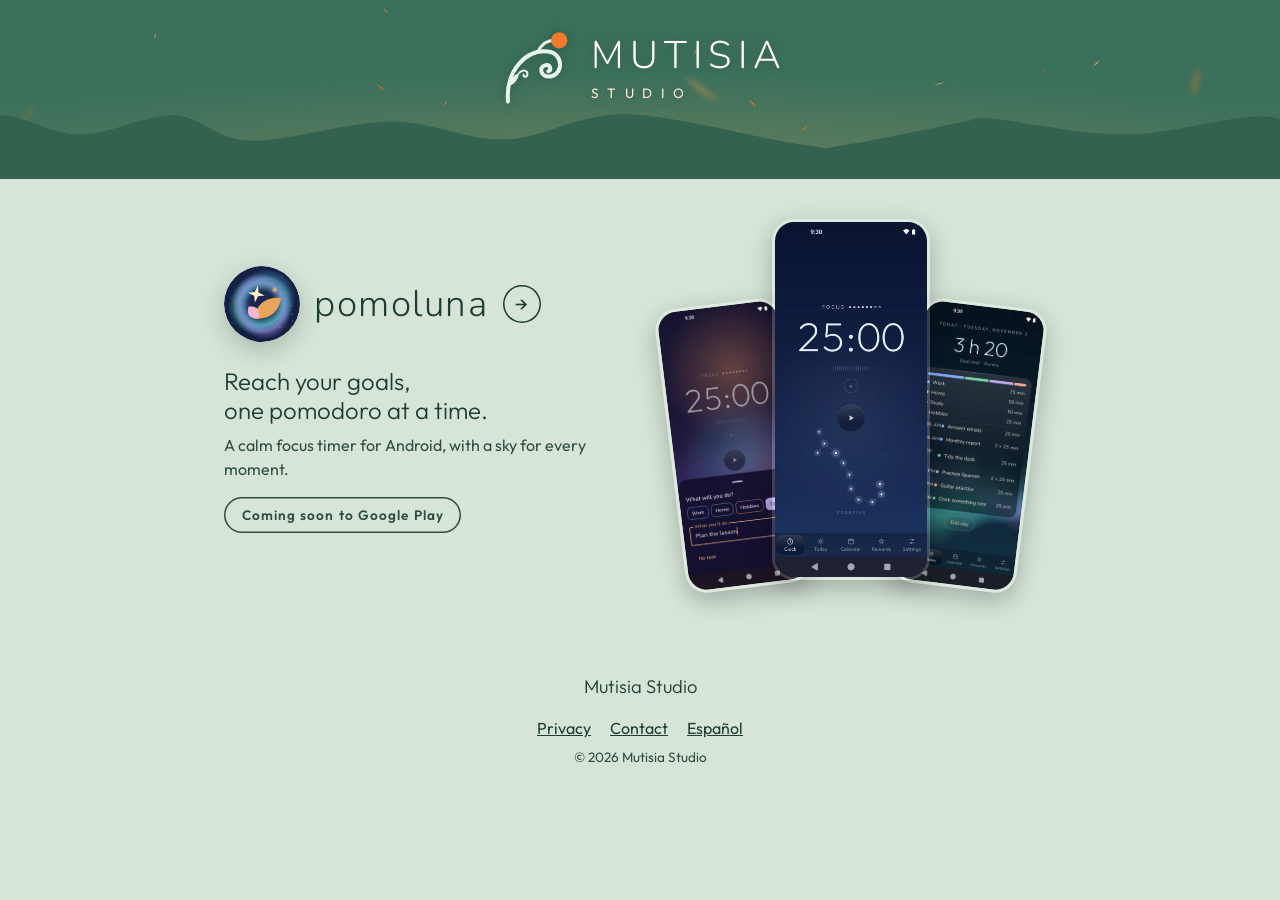
<file: index.html>
<!doctype html>
<html lang="en">
<head>
  <meta charset="utf-8">
  <meta name="viewport" content="width=device-width, initial-scale=1">
  <title>Mutisia Studio</title>
  <meta name="description" content="Mutisia Studio makes apps for Android. Our first app is Pomoluna, a calm focus timer.">
  <link rel="canonical" href="https://mutisiastudio.com/">
  <link rel="alternate" hreflang="en" href="https://mutisiastudio.com/">
  <link rel="alternate" hreflang="es" href="https://mutisiastudio.com/es/">
  <link rel="alternate" hreflang="x-default" href="https://mutisiastudio.com/">
  <meta property="og:type" content="website">
  <meta property="og:title" content="Mutisia Studio">
  <meta property="og:description" content="Mutisia Studio makes apps for Android. Our first app is Pomoluna, a calm focus timer.">
  <meta property="og:url" content="https://mutisiastudio.com/">
  <meta property="og:locale" content="en_US">
  <meta property="og:image" content="https://mutisiastudio.com/assets/img/og-studio.png">
  <meta name="twitter:card" content="summary_large_image">
  <link rel="icon" type="image/svg+xml" href="/assets/img/mutisia-icon.svg">
  <link rel="stylesheet" href="/assets/css/site.css">
</head>
<body class="studio">
  <header class="band" data-petals>
    <section class="studio-hero">
      <h1 class="studio-logo grow">
        <svg class="studio-mark" viewBox="0 0 64 64" fill="none" stroke-linecap="round" aria-hidden="true">
          <path class="vine" pathLength="1" d="M12 58 C10 34 26 16 44 18 C56 19 57 36 46 38 C38 39 36 30 42 29 C46 28 47 33 44 34" stroke="#E8F5EC" stroke-width="3.2"/>
          <path class="leaf" d="M12.5 46 Q14 38 21 35 Q20 43 12.5 46 Z" fill="#E8F5EC"/>
          <path class="vine curl" pathLength="1" d="M21 35 C24 32 28 33 27.5 36.5 C27 39 24 38.5 24.5 36.5" stroke="#E8F5EC" stroke-width="1.6"/>
          <path class="vine stem" pathLength="1" d="M36 18 C39 12 44 9 49 9" stroke="#E8F5EC" stroke-width="2.4"/>
          <circle class="flower" cx="53" cy="9" r="6.5" fill="#F07A2B"/>
        </svg>
        <span class="studio-name">Mutisia<span>Studio</span></span>
      </h1>
    </section>
    <svg class="hills" viewBox="0 0 3000 60" preserveAspectRatio="xMidYMax slice" aria-hidden="true">
      <path class="far" d="M0 60 L0 7 C8 6 12 0 47 4 C82 8 170 26 207 28 C244 30 254 17 269 15 C284 13 283 14 298 16 C313 18 340 24 361 24 C382 24 407 15 423 14 C439 13 430 13 457 16 C484 19 547 35 586 33 C625 31 666 7 691 3 C716 -1 712 3 735 7 C758 11 790 27 827 27 C864 27 921 7 955 6 C989 5 1007 23 1033 23 C1059 23 1088 6 1112 7 C1136 8 1145 27 1175 28 C1205 29 1258 12 1293 12 C1328 12 1355 28 1388 27 C1421 26 1448 5 1489 6 C1530 7 1603 27 1633 31 C1663 35 1647 35 1669 32 C1691 29 1746 17 1767 13 C1788 9 1773 8 1796 10 C1819 12 1866 23 1904 23 C1942 23 1991 7 2021 8 C2051 9 2048 31 2085 31 C2122 31 2196 8 2244 7 C2292 6 2343 27 2375 28 C2407 29 2408 14 2438 14 C2468 14 2526 27 2553 30 C2580 33 2572 36 2603 33 C2634 30 2698 11 2740 10 C2782 9 2810 26 2852 25 C2894 24 2967 10 2992 7 C3017 4 2999 7 3000 7 L3000 60 Z"/>
    </svg>
  </header>

  <main id="apps">
    <article class="app-card">
      <div class="app-inner">
        <div>
          <a class="app-link" href="/pomoluna/" aria-label="Meet Pomoluna"><img src="/assets/img/icon.svg" alt=""><span class="word">pomoluna</span><span class="arrow" aria-hidden="true">→</span></a>
          <h2>Reach your goals,<br>one pomodoro at a time.</h2>
          <p>A calm focus timer for Android, with a sky for every moment.</p>
          <p class="store" data-store-badge>Coming soon to Google Play</p>
        </div>
        <a class="fan" href="/pomoluna/" tabindex="-1">
          <div class="phone"><img src="/assets/img/shots/en/fan-task.webp" alt="Pomoluna: choosing the task, with the Lava sky" width="600" height="1400"></div>
          <div class="phone mid"><img src="/assets/img/shots/en/fan-clock.webp" alt="Pomoluna: the clock, with the Constellation sky" width="600" height="1400"></div>
          <div class="phone"><img src="/assets/img/shots/en/fan-today.webp" alt="Pomoluna: the summary of the day, with the Aurora sky" width="600" height="1400"></div>
        </a>
      </div>
    </article>
  </main>

  <footer>
    <p class="studio">Mutisia Studio</p>
    <p class="links">
      <a href="/privacy/">Privacy</a>
      <a href="mailto:contact@mutisiastudio.com">Contact</a>
      <a href="/es/">Español</a>
    </p>
    <p class="note">© 2026 Mutisia Studio</p>
  </footer>
<script src="/assets/js/petals.js" defer></script>
<script data-goatcounter="https://mutisiastudio.goatcounter.com/count" async src="/assets/js/count.js"></script>
</body>
</html>
</file>
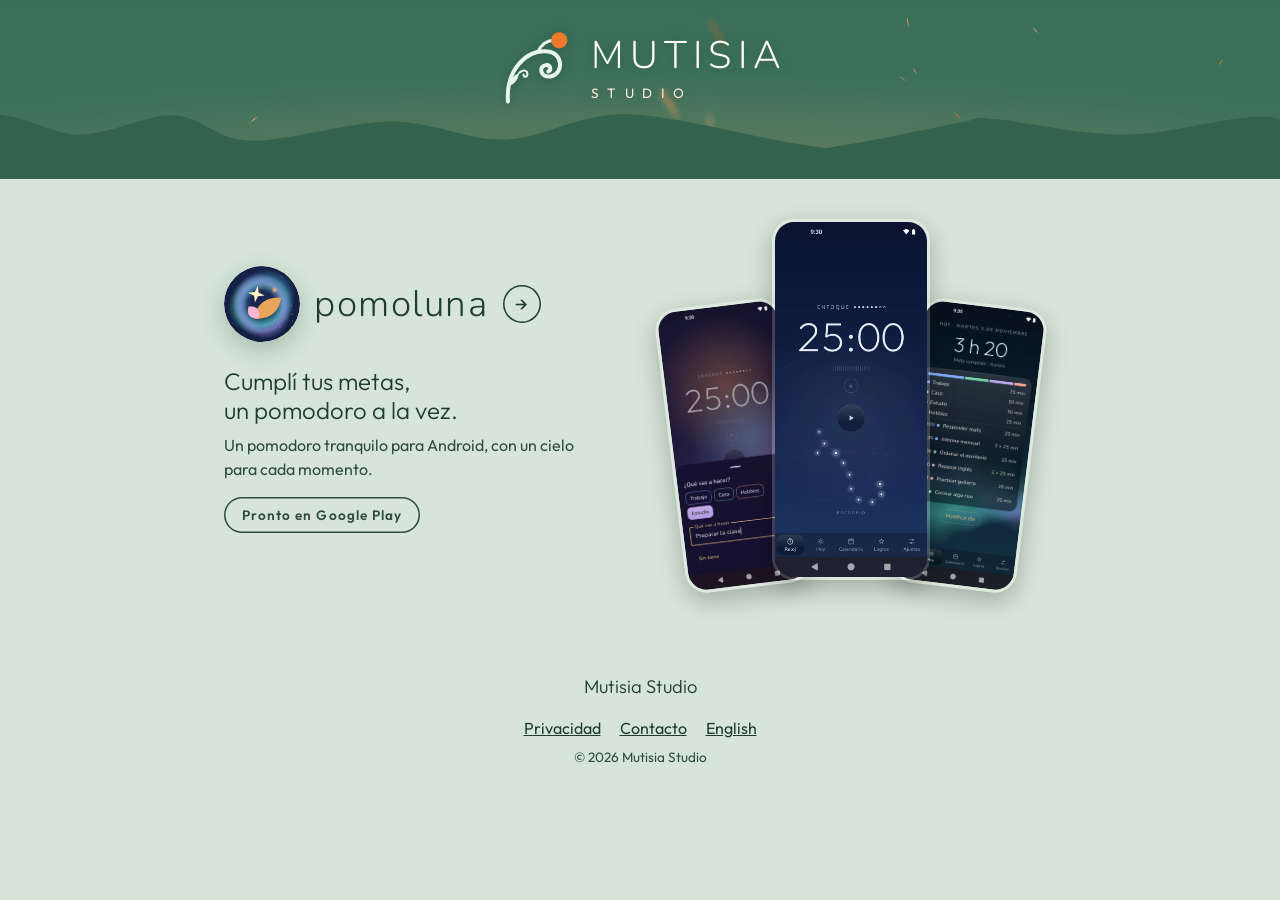
<file: es/index.html>
<!doctype html>
<html lang="es">
<head>
  <meta charset="utf-8">
  <meta name="viewport" content="width=device-width, initial-scale=1">
  <title>Mutisia Studio</title>
  <meta name="description" content="Mutisia Studio hace apps para Android. Nuestra primera app es Pomoluna, un pomodoro tranquilo.">
  <link rel="canonical" href="https://mutisiastudio.com/es/">
  <link rel="alternate" hreflang="en" href="https://mutisiastudio.com/">
  <link rel="alternate" hreflang="es" href="https://mutisiastudio.com/es/">
  <link rel="alternate" hreflang="x-default" href="https://mutisiastudio.com/">
  <meta property="og:type" content="website">
  <meta property="og:title" content="Mutisia Studio">
  <meta property="og:description" content="Mutisia Studio hace apps para Android. Nuestra primera app es Pomoluna, un pomodoro tranquilo.">
  <meta property="og:url" content="https://mutisiastudio.com/es/">
  <meta property="og:locale" content="es_AR">
  <meta property="og:image" content="https://mutisiastudio.com/assets/img/og-studio.png">
  <meta name="twitter:card" content="summary_large_image">
  <link rel="icon" type="image/svg+xml" href="/assets/img/mutisia-icon.svg">
  <link rel="stylesheet" href="/assets/css/site.css">
</head>
<body class="studio">
  <header class="band" data-petals>
    <section class="studio-hero">
      <h1 class="studio-logo grow">
        <svg class="studio-mark" viewBox="0 0 64 64" fill="none" stroke-linecap="round" aria-hidden="true">
          <path class="vine" pathLength="1" d="M12 58 C10 34 26 16 44 18 C56 19 57 36 46 38 C38 39 36 30 42 29 C46 28 47 33 44 34" stroke="#E8F5EC" stroke-width="3.2"/>
          <path class="leaf" d="M12.5 46 Q14 38 21 35 Q20 43 12.5 46 Z" fill="#E8F5EC"/>
          <path class="vine curl" pathLength="1" d="M21 35 C24 32 28 33 27.5 36.5 C27 39 24 38.5 24.5 36.5" stroke="#E8F5EC" stroke-width="1.6"/>
          <path class="vine stem" pathLength="1" d="M36 18 C39 12 44 9 49 9" stroke="#E8F5EC" stroke-width="2.4"/>
          <circle class="flower" cx="53" cy="9" r="6.5" fill="#F07A2B"/>
        </svg>
        <span class="studio-name">Mutisia<span>Studio</span></span>
      </h1>
    </section>
    <svg class="hills" viewBox="0 0 3000 60" preserveAspectRatio="xMidYMax slice" aria-hidden="true">
      <path class="far" d="M0 60 L0 7 C8 6 12 0 47 4 C82 8 170 26 207 28 C244 30 254 17 269 15 C284 13 283 14 298 16 C313 18 340 24 361 24 C382 24 407 15 423 14 C439 13 430 13 457 16 C484 19 547 35 586 33 C625 31 666 7 691 3 C716 -1 712 3 735 7 C758 11 790 27 827 27 C864 27 921 7 955 6 C989 5 1007 23 1033 23 C1059 23 1088 6 1112 7 C1136 8 1145 27 1175 28 C1205 29 1258 12 1293 12 C1328 12 1355 28 1388 27 C1421 26 1448 5 1489 6 C1530 7 1603 27 1633 31 C1663 35 1647 35 1669 32 C1691 29 1746 17 1767 13 C1788 9 1773 8 1796 10 C1819 12 1866 23 1904 23 C1942 23 1991 7 2021 8 C2051 9 2048 31 2085 31 C2122 31 2196 8 2244 7 C2292 6 2343 27 2375 28 C2407 29 2408 14 2438 14 C2468 14 2526 27 2553 30 C2580 33 2572 36 2603 33 C2634 30 2698 11 2740 10 C2782 9 2810 26 2852 25 C2894 24 2967 10 2992 7 C3017 4 2999 7 3000 7 L3000 60 Z"/>
    </svg>
  </header>

  <main id="apps">
    <article class="app-card">
      <div class="app-inner">
        <div>
          <a class="app-link" href="/es/pomoluna/" aria-label="Conocer Pomoluna"><img src="/assets/img/icon.svg" alt=""><span class="word">pomoluna</span><span class="arrow" aria-hidden="true">→</span></a>
          <h2>Cumplí tus metas,<br>un pomodoro a la vez.</h2>
          <p>Un pomodoro tranquilo para Android, con un cielo para cada momento.</p>
          <p class="store" data-store-badge>Pronto en Google Play</p>
        </div>
        <a class="fan" href="/es/pomoluna/" tabindex="-1">
          <div class="phone"><img src="/assets/img/shots/es/fan-task.webp" alt="Pomoluna: elegir la tarea, con el cielo Lava" width="600" height="1400"></div>
          <div class="phone mid"><img src="/assets/img/shots/es/fan-clock.webp" alt="Pomoluna: el reloj, con el cielo Constelación" width="600" height="1400"></div>
          <div class="phone"><img src="/assets/img/shots/es/fan-today.webp" alt="Pomoluna: el resumen del día, con el cielo Aurora" width="600" height="1400"></div>
        </a>
      </div>
    </article>
  </main>

  <footer>
    <p class="studio">Mutisia Studio</p>
    <p class="links">
      <a href="/es/privacidad/">Privacidad</a>
      <a href="mailto:contact@mutisiastudio.com">Contacto</a>
      <a href="/">English</a>
    </p>
    <p class="note">© 2026 Mutisia Studio</p>
  </footer>
<script src="/assets/js/petals.js" defer></script>
<script data-goatcounter="https://mutisiastudio.goatcounter.com/count" async src="/assets/js/count.js"></script>
</body>
</html>
</file>
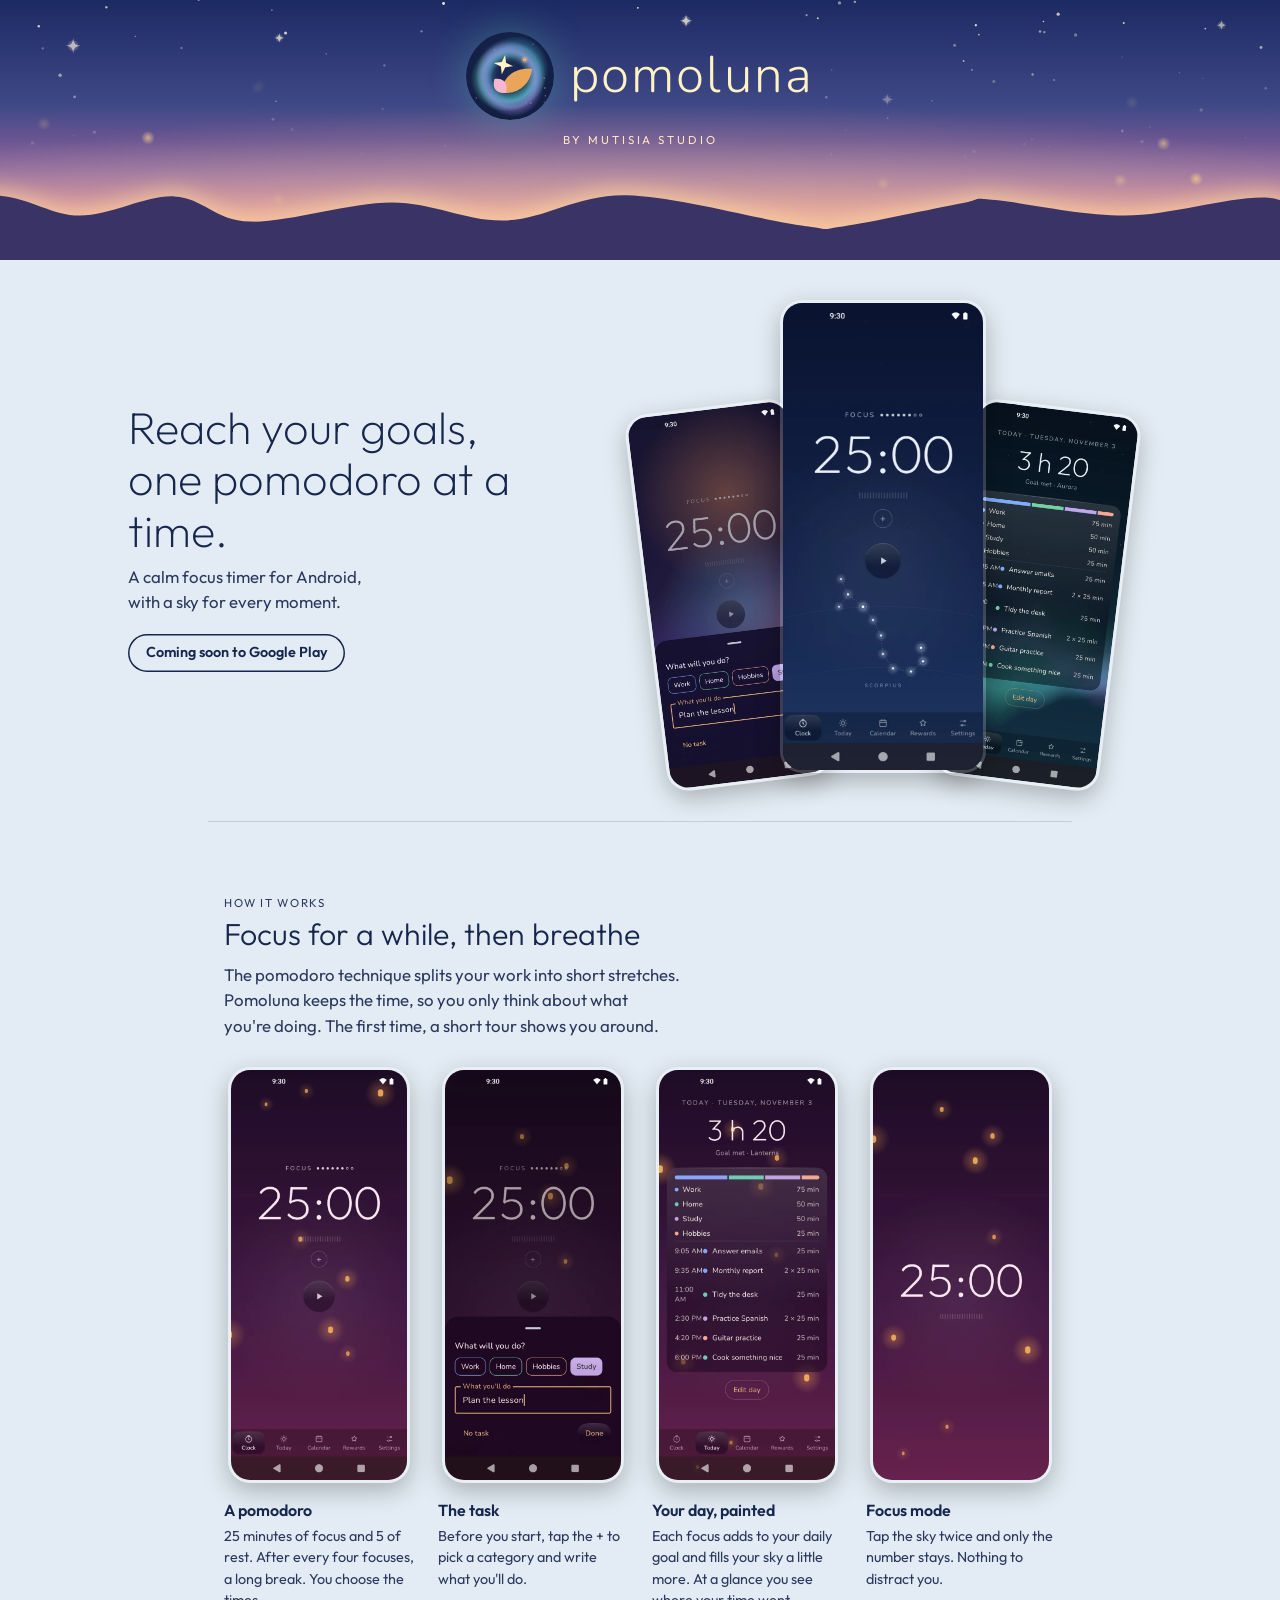
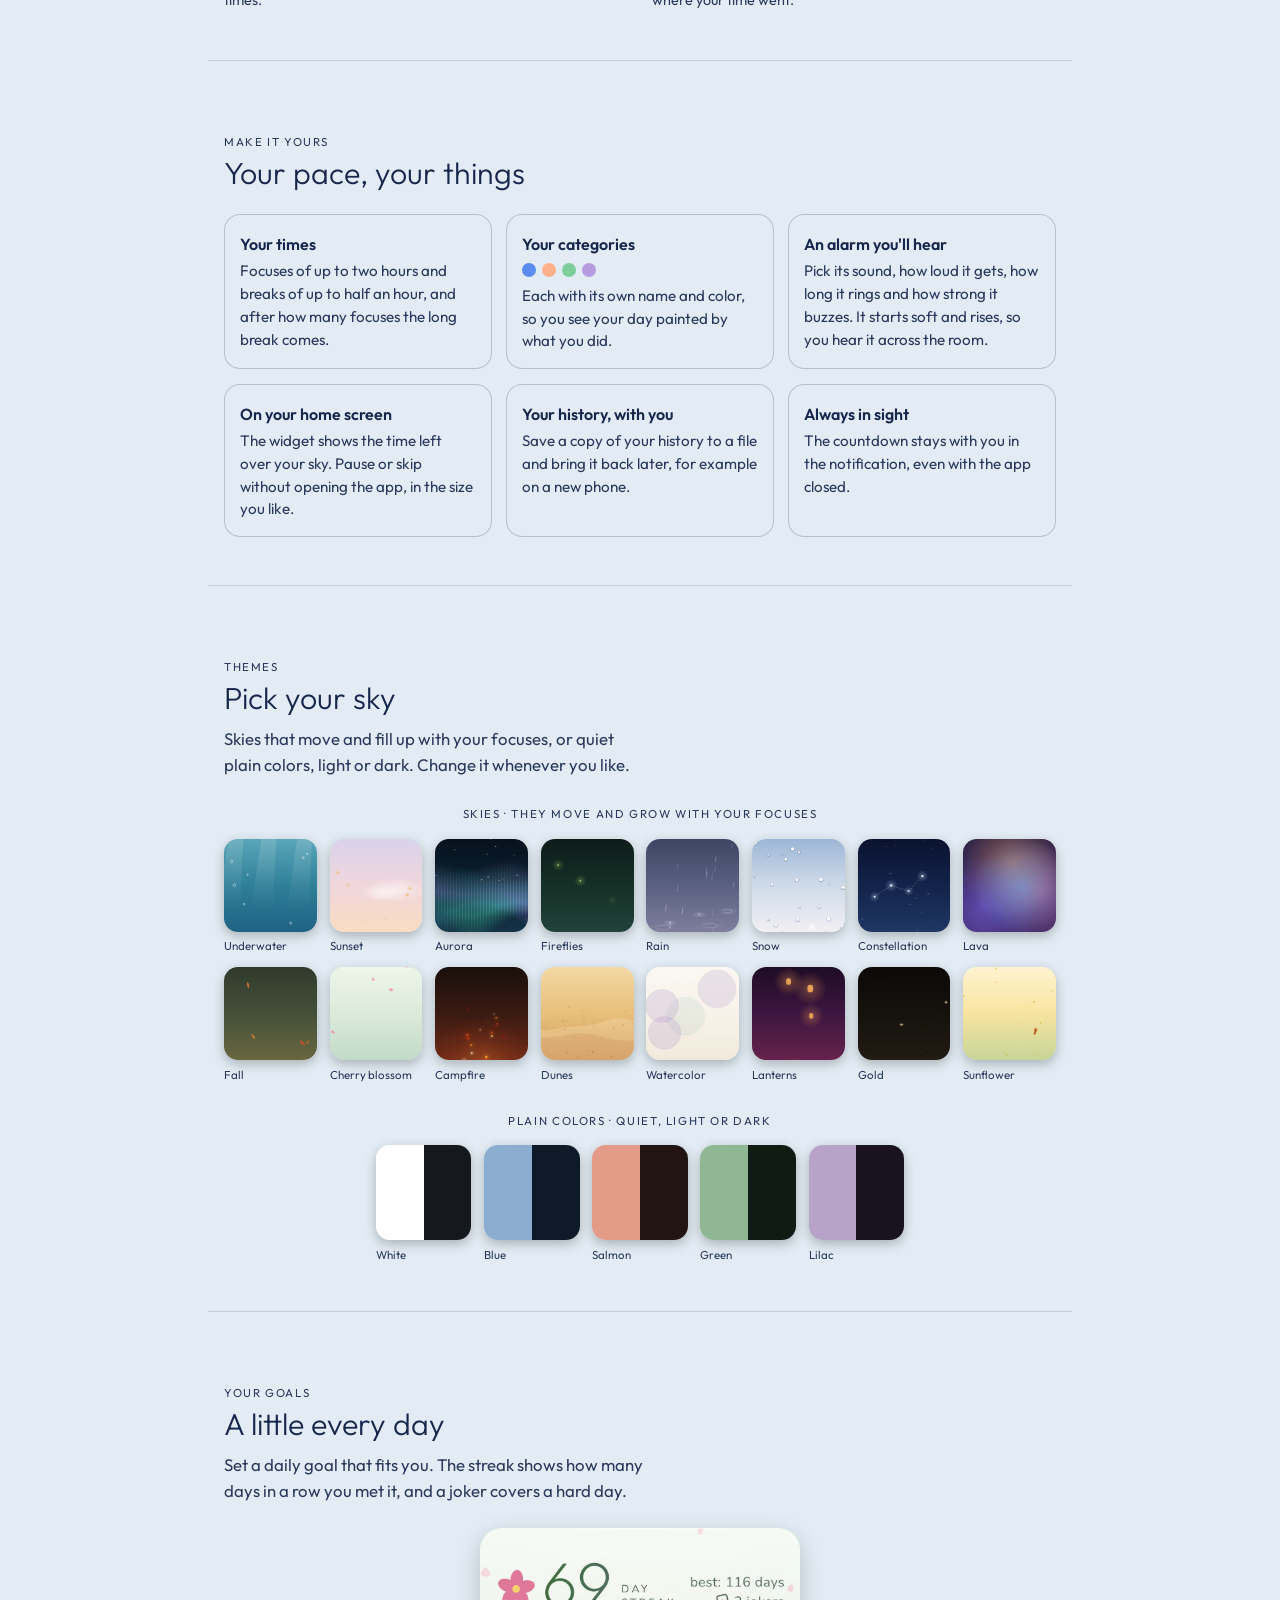
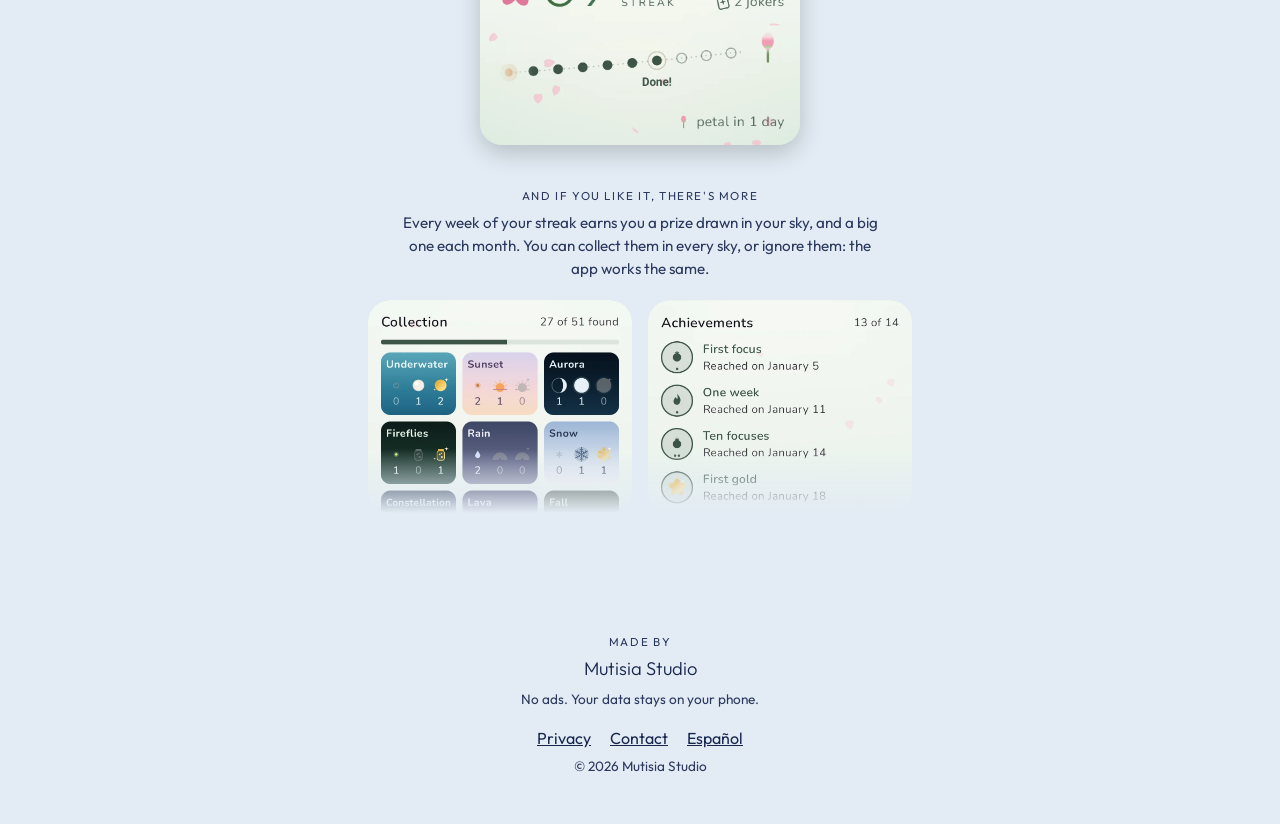
<file: pomoluna/index.html>
<!doctype html>
<html lang="en">
<head>
  <meta charset="utf-8">
  <meta name="viewport" content="width=device-width, initial-scale=1">
  <title>Pomoluna · a calm focus timer for Android</title>
  <meta name="description" content="Pomoluna is a calm focus timer for Android, with skies that move and grow with your focuses. No ads, no internet, your data stays on your phone.">
  <link rel="canonical" href="https://mutisiastudio.com/pomoluna/">
  <link rel="alternate" hreflang="en" href="https://mutisiastudio.com/pomoluna/">
  <link rel="alternate" hreflang="es" href="https://mutisiastudio.com/es/pomoluna/">
  <link rel="alternate" hreflang="x-default" href="https://mutisiastudio.com/pomoluna/">
  <meta property="og:type" content="website">
  <meta property="og:title" content="Pomoluna · a calm focus timer for Android">
  <meta property="og:description" content="Pomoluna is a calm focus timer for Android, with skies that move and grow with your focuses. No ads, no internet, your data stays on your phone.">
  <meta property="og:url" content="https://mutisiastudio.com/pomoluna/">
  <meta property="og:locale" content="en_US">
  <meta property="og:image" content="https://mutisiastudio.com/assets/img/og.png">
  <meta name="twitter:card" content="summary_large_image">
  <link rel="icon" type="image/png" sizes="192x192" href="/assets/img/icon-192.png">
  <link rel="apple-touch-icon" href="/assets/img/icon-512.png">
  <link rel="stylesheet" href="/assets/css/site.css">
  <script>document.documentElement.classList.add("js")</script>
</head>
<body class="pomo">
  <header class="band dawn" data-sky>
    <div class="app-logo">
      <img src="/assets/img/icon.svg" alt="">
      <span class="word">pomoluna</span>
    </div>
    <a class="by" href="/">by Mutisia Studio</a>
    <svg class="hills" viewBox="0 0 3000 60" preserveAspectRatio="xMidYMax slice" aria-hidden="true"><defs><filter id="ridge-glow" x="-5%" y="-150%" width="110%" height="400%"><feGaussianBlur stdDeviation="9"/></filter></defs><path class="glow" filter="url(#ridge-glow)" transform="translate(0 -4)" d="M0 60 L0 7 C8 6 12 0 47 4 C82 8 170 26 207 28 C244 30 254 17 269 15 C284 13 283 14 298 16 C313 18 340 24 361 24 C382 24 407 15 423 14 C439 13 430 13 457 16 C484 19 547 35 586 33 C625 31 666 7 691 3 C716 -1 712 3 735 7 C758 11 790 27 827 27 C864 27 921 7 955 6 C989 5 1007 23 1033 23 C1059 23 1088 6 1112 7 C1136 8 1145 27 1175 28 C1205 29 1258 12 1293 12 C1328 12 1355 28 1388 27 C1421 26 1448 5 1489 6 C1530 7 1603 27 1633 31 C1663 35 1647 35 1669 32 C1691 29 1746 17 1767 13 C1788 9 1773 8 1796 10 C1819 12 1866 23 1904 23 C1942 23 1991 7 2021 8 C2051 9 2048 31 2085 31 C2122 31 2196 8 2244 7 C2292 6 2343 27 2375 28 C2407 29 2408 14 2438 14 C2468 14 2526 27 2553 30 C2580 33 2572 36 2603 33 C2634 30 2698 11 2740 10 C2782 9 2810 26 2852 25 C2894 24 2967 10 2992 7 C3017 4 2999 7 3000 7 L3000 60 Z"/>
      <path class="far" d="M0 60 L0 7 C8 6 12 0 47 4 C82 8 170 26 207 28 C244 30 254 17 269 15 C284 13 283 14 298 16 C313 18 340 24 361 24 C382 24 407 15 423 14 C439 13 430 13 457 16 C484 19 547 35 586 33 C625 31 666 7 691 3 C716 -1 712 3 735 7 C758 11 790 27 827 27 C864 27 921 7 955 6 C989 5 1007 23 1033 23 C1059 23 1088 6 1112 7 C1136 8 1145 27 1175 28 C1205 29 1258 12 1293 12 C1328 12 1355 28 1388 27 C1421 26 1448 5 1489 6 C1530 7 1603 27 1633 31 C1663 35 1647 35 1669 32 C1691 29 1746 17 1767 13 C1788 9 1773 8 1796 10 C1819 12 1866 23 1904 23 C1942 23 1991 7 2021 8 C2051 9 2048 31 2085 31 C2122 31 2196 8 2244 7 C2292 6 2343 27 2375 28 C2407 29 2408 14 2438 14 C2468 14 2526 27 2553 30 C2580 33 2572 36 2603 33 C2634 30 2698 11 2740 10 C2782 9 2810 26 2852 25 C2894 24 2967 10 2992 7 C3017 4 2999 7 3000 7 L3000 60 Z"/>
    </svg>
  </header>

  <main>
    <section id="hero" class="hero combo">
      <div class="combo-text">
        <h1>Reach your goals,<br>one pomodoro at a time.</h1>
        <p class="lead">A calm focus timer for Android, with a sky for every moment.</p>
        <!-- When the app is public, swap this for the official Google Play badge. -->
        <p class="store" data-store-badge>Coming soon to Google Play</p>
      </div>
      <div class="fan">
        <div class="phone"><img src="/assets/img/shots/en/fan-task.webp" alt="Choosing the task, with the Lava sky" width="600" height="1400"></div>
        <div class="phone mid"><img src="/assets/img/shots/en/fan-clock.webp" alt="The clock, with the Constellation sky and the Scorpio figure" width="600" height="1400"></div>
        <div class="phone"><img src="/assets/img/shots/en/fan-today.webp" alt="The summary of the day, with the Aurora sky" width="600" height="1400"></div>
      </div>
    </section>

    <section id="how-it-works">
      <p class="tag">How it works</p>
      <h2>Focus for a while, then breathe</h2>
      <p class="lead">The pomodoro technique splits your work into short stretches.
        Pomoluna keeps the time, so you only think about what you're doing.
        The first time, a short tour shows you around.</p>
      <div class="shots">
        <div>
          <div class="phone"><img src="/assets/img/shots/en/clock.webp" alt="The clock screen" width="600" height="1400" loading="lazy"></div>
          <h3>A pomodoro</h3>
          <p>25 minutes of focus and 5 of rest. After every four focuses, a long break. You choose the times.</p>
        </div>
        <div>
          <div class="phone"><img src="/assets/img/shots/en/task.webp" alt="Choosing the category of the task" width="600" height="1400" loading="lazy"></div>
          <h3>The task</h3>
          <p>Before you start, tap the + to pick a category and write what you'll do.</p>
        </div>
        <div>
          <div class="phone"><img src="/assets/img/shots/en/today.webp" alt="The summary of the day" width="600" height="1400" loading="lazy"></div>
          <h3>Your day, painted</h3>
          <p>Each focus adds to your daily goal and fills your sky a little more. At a glance you see where your time went.</p>
        </div>
        <div>
          <div class="phone"><img src="/assets/img/shots/en/focus.webp" alt="Focus mode, showing only the number" width="600" height="1400" loading="lazy"></div>
          <h3>Focus mode</h3>
          <p>Tap the sky twice and only the number stays. Nothing to distract you.</p>
        </div>
      </div>
    </section>

    <section id="make-it-yours">
      <p class="tag">Make it yours</p>
      <h2>Your pace, your things</h2>
      <div class="tiles">
        <div class="tile">
          <h3>Your times</h3>
          <p>Focuses of up to two hours and breaks of up to half an hour, and after
            how many focuses the long break comes.</p>
        </div>
        <div class="tile">
          <h3>Your categories</h3>
          <div class="dots" aria-hidden="true">
            <i style="background:#5B8DEF"></i><i style="background:#FFB08A"></i>
            <i style="background:#7DCE9A"></i><i style="background:#B79BE0"></i>
          </div>
          <p>Each with its own name and color, so you see your day painted by
            what you did.</p>
        </div>
        <div class="tile">
          <h3>An alarm you'll hear</h3>
          <p>Pick its sound, how loud it gets, how long it rings and how strong it
            buzzes. It starts soft and rises, so you hear it across the room.</p>
        </div>
        <div class="tile">
          <h3>On your home screen</h3>
          <p>The widget shows the time left over your sky. Pause or skip without
            opening the app, in the size you like.</p>
        </div>
        <div class="tile">
          <h3>Your history, with you</h3>
          <p>Save a copy of your history to a file and bring it back later, for
            example on a new phone.</p>
        </div>
        <div class="tile">
          <h3>Always in sight</h3>
          <p>The countdown stays with you in the notification, even with the app
            closed.</p>
        </div>
      </div>
    </section>

    <section id="themes">
      <p class="tag">Themes</p>
      <h2>Pick your sky</h2>
      <p class="lead">Skies that move and fill up with your focuses, or quiet plain colors,
        light or dark. Change it whenever you like.</p>
      <p class="tag needs-js">Skies · they move and grow with your focuses</p>
      <div class="sky-grid needs-js" id="sky-grid"></div>
      <p class="tag needs-js">Plain colors · quiet, light or dark</p>
      <div class="sky-grid plains needs-js" id="plain-grid"></div>
    </section>

    <section id="your-goals">
      <p class="tag">Your goals</p>
      <h2>A little every day</h2>
      <p class="lead">Set a daily goal that fits you. The streak shows how many days in a
        row you met it, and a joker covers a hard day.</p>
      <img class="card-shot streak-shot" src="/assets/img/shots/en/streak.webp" width="984" height="667" loading="lazy"
        alt="The streak card: 69 days in a row, a best of 116 days and 2 jokers">
      <div class="extra">
        <p class="tag">And if you like it, there's more</p>
        <p class="extra-lead">Every week of your streak earns you a prize drawn in your sky, and a big one
          each month. You can collect them in every sky, or ignore them: the app
          works the same.</p>
        <div class="extra-shots">
          <img class="card-shot fade" src="/assets/img/shots/en/collection.webp" width="984" height="796" loading="lazy"
            alt="The prize collection, one per sky">
          <img class="card-shot fade" src="/assets/img/shots/en/achievements.webp" width="984" height="796" loading="lazy"
            alt="The list of achievements, with the date of each one">
        </div>
      </div>
    </section>
  </main>

  <footer id="studio">
    <p class="tag">Made by</p>
    <p class="studio"><a href="/">Mutisia Studio</a></p>
    <p class="note">No ads. Your data stays on your phone.</p>
    <p class="links">
      <a href="/pomoluna/privacy/">Privacy</a>
      <a href="mailto:contact@mutisiastudio.com">Contact</a>
      <a href="/es/pomoluna/">Español</a>
    </p>
    <p class="note">© 2026 Mutisia Studio</p>
  </footer>
<script src="/assets/js/themes.js"></script>
<script src="/assets/js/sky-grid.js" defer></script>
<script src="/assets/js/stars.js?v=6" defer></script>
<script data-goatcounter="https://mutisiastudio.goatcounter.com/count" async src="/assets/js/count.js"></script>
</body>
</html>
</file>
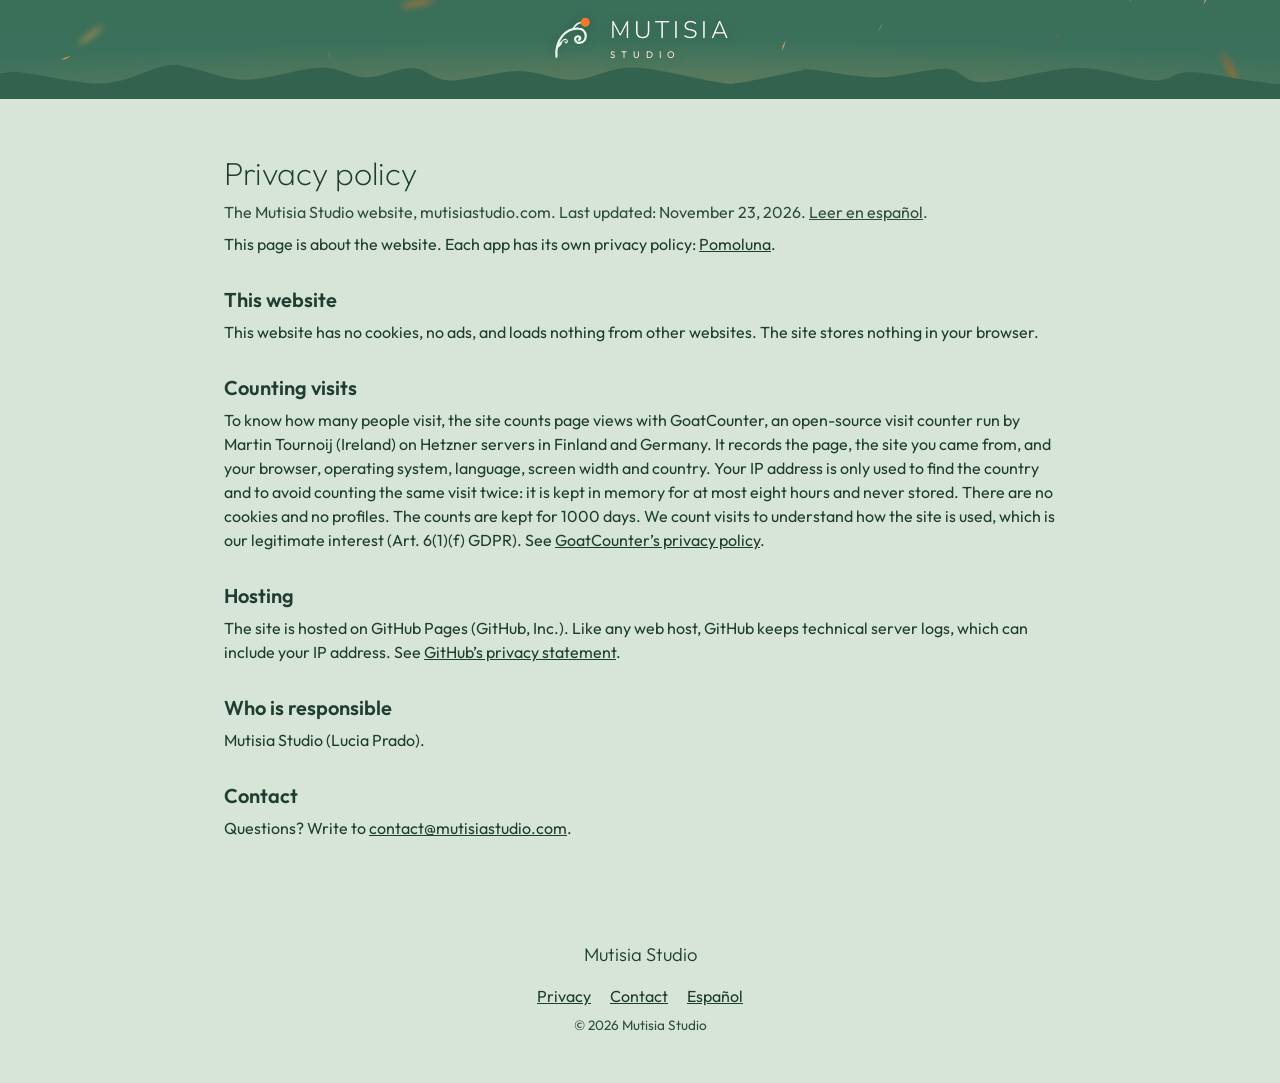
<file: privacy/index.html>
<!doctype html>
<html lang="en">
<head>
  <meta charset="utf-8">
  <meta name="viewport" content="width=device-width, initial-scale=1">
  <title>Privacy · Mutisia Studio</title>
  <meta name="description" content="Privacy policy for the Mutisia Studio website: no cookies, nothing stored in your browser, and a cookieless visit count.">
  <link rel="canonical" href="https://mutisiastudio.com/privacy/">
  <link rel="alternate" hreflang="en" href="https://mutisiastudio.com/privacy/">
  <link rel="alternate" hreflang="es" href="https://mutisiastudio.com/es/privacidad/">
  <link rel="alternate" hreflang="x-default" href="https://mutisiastudio.com/privacy/">
  <meta property="og:type" content="website">
  <meta property="og:title" content="Privacy · Mutisia Studio">
  <meta property="og:description" content="Privacy policy for the Mutisia Studio website: no cookies, nothing stored in your browser, and a cookieless visit count.">
  <meta property="og:url" content="https://mutisiastudio.com/privacy/">
  <meta property="og:locale" content="en_US">
  <meta property="og:image" content="https://mutisiastudio.com/assets/img/og-studio.png">
  <meta name="twitter:card" content="summary_large_image">
  <link rel="icon" type="image/svg+xml" href="/assets/img/mutisia-icon.svg">
  <link rel="stylesheet" href="/assets/css/site.css">
</head>
<body class="studio">
  <header class="band slim" data-petals>
    <a class="studio-logo" href="/" aria-label="Mutisia Studio home">
      <img src="/assets/img/mutisia-mark.svg" alt="" width="64" height="64">
      <span class="studio-name">Mutisia<span>Studio</span></span>
    </a>
    <svg class="hills" viewBox="0 0 3000 60" preserveAspectRatio="xMidYMax slice" aria-hidden="true">
      <path class="far" d="M0 60 L0 7 C8 6 12 0 47 4 C82 8 170 26 207 28 C244 30 254 17 269 15 C284 13 283 14 298 16 C313 18 340 24 361 24 C382 24 407 15 423 14 C439 13 430 13 457 16 C484 19 547 35 586 33 C625 31 666 7 691 3 C716 -1 712 3 735 7 C758 11 790 27 827 27 C864 27 921 7 955 6 C989 5 1007 23 1033 23 C1059 23 1088 6 1112 7 C1136 8 1145 27 1175 28 C1205 29 1258 12 1293 12 C1328 12 1355 28 1388 27 C1421 26 1448 5 1489 6 C1530 7 1603 27 1633 31 C1663 35 1647 35 1669 32 C1691 29 1746 17 1767 13 C1788 9 1773 8 1796 10 C1819 12 1866 23 1904 23 C1942 23 1991 7 2021 8 C2051 9 2048 31 2085 31 C2122 31 2196 8 2244 7 C2292 6 2343 27 2375 28 C2407 29 2408 14 2438 14 C2468 14 2526 27 2553 30 C2580 33 2572 36 2603 33 C2634 30 2698 11 2740 10 C2782 9 2810 26 2852 25 C2894 24 2967 10 2992 7 C3017 4 2999 7 3000 7 L3000 60 Z"/>
    </svg>
  </header>

  <main>
    <section class="doc">
      <h1>Privacy policy</h1>
      <p class="soft">The Mutisia Studio website, mutisiastudio.com.
        Last updated: <time datetime="2026-11-23">November 23, 2026</time>.
        <a href="/es/privacidad/">Leer en español</a>.</p>
      <p>This page is about the website. Each app has its own privacy policy:
        <a href="/pomoluna/privacy/">Pomoluna</a>.</p>

      <h2>This website</h2>
      <p>This website has no cookies, no ads, and loads nothing from other websites. The
        site stores nothing in your browser.</p>

      <h2>Counting visits</h2>
      <p>To know how many people visit, the site counts page views with GoatCounter, an
        open-source visit counter run by Martin Tournoij (Ireland) on Hetzner servers in
        Finland and Germany. It records the page, the site you came from, and your browser,
        operating system, language, screen width and country. Your IP address is only used
        to find the country and to avoid counting the same visit twice: it is kept in memory
        for at most eight hours and never stored. There are no cookies and no profiles. The
        counts are kept for 1000 days. We count visits to understand how the site is used,
        which is our legitimate interest (Art. 6(1)(f) GDPR). See
        <a href="https://www.goatcounter.com/help/privacy">GoatCounter&rsquo;s privacy policy</a>.</p>

      <h2>Hosting</h2>
      <p>The site is hosted on GitHub Pages (GitHub, Inc.). Like any web host, GitHub
        keeps technical server logs, which can include your IP address. See
        <a href="https://docs.github.com/site-policy/privacy-policies/github-general-privacy-statement">GitHub&rsquo;s privacy statement</a>.</p>

      <h2>Who is responsible</h2>
      <p>Mutisia Studio (Lucia Prado).</p>

      <h2>Contact</h2>
      <p>Questions? Write to
        <a href="mailto:contact@mutisiastudio.com">contact@mutisiastudio.com</a>.</p>
    </section>
  </main>

  <footer>
    <p class="studio"><a href="/">Mutisia Studio</a></p>
    <p class="links">
      <a href="/privacy/">Privacy</a>
      <a href="mailto:contact@mutisiastudio.com">Contact</a>
      <a href="/es/privacidad/">Español</a>
    </p>
    <p class="note">© 2026 Mutisia Studio</p>
  </footer>
<script src="/assets/js/petals.js" defer></script>
<script data-goatcounter="https://mutisiastudio.goatcounter.com/count" async src="/assets/js/count.js"></script>
</body>
</html>
</file>
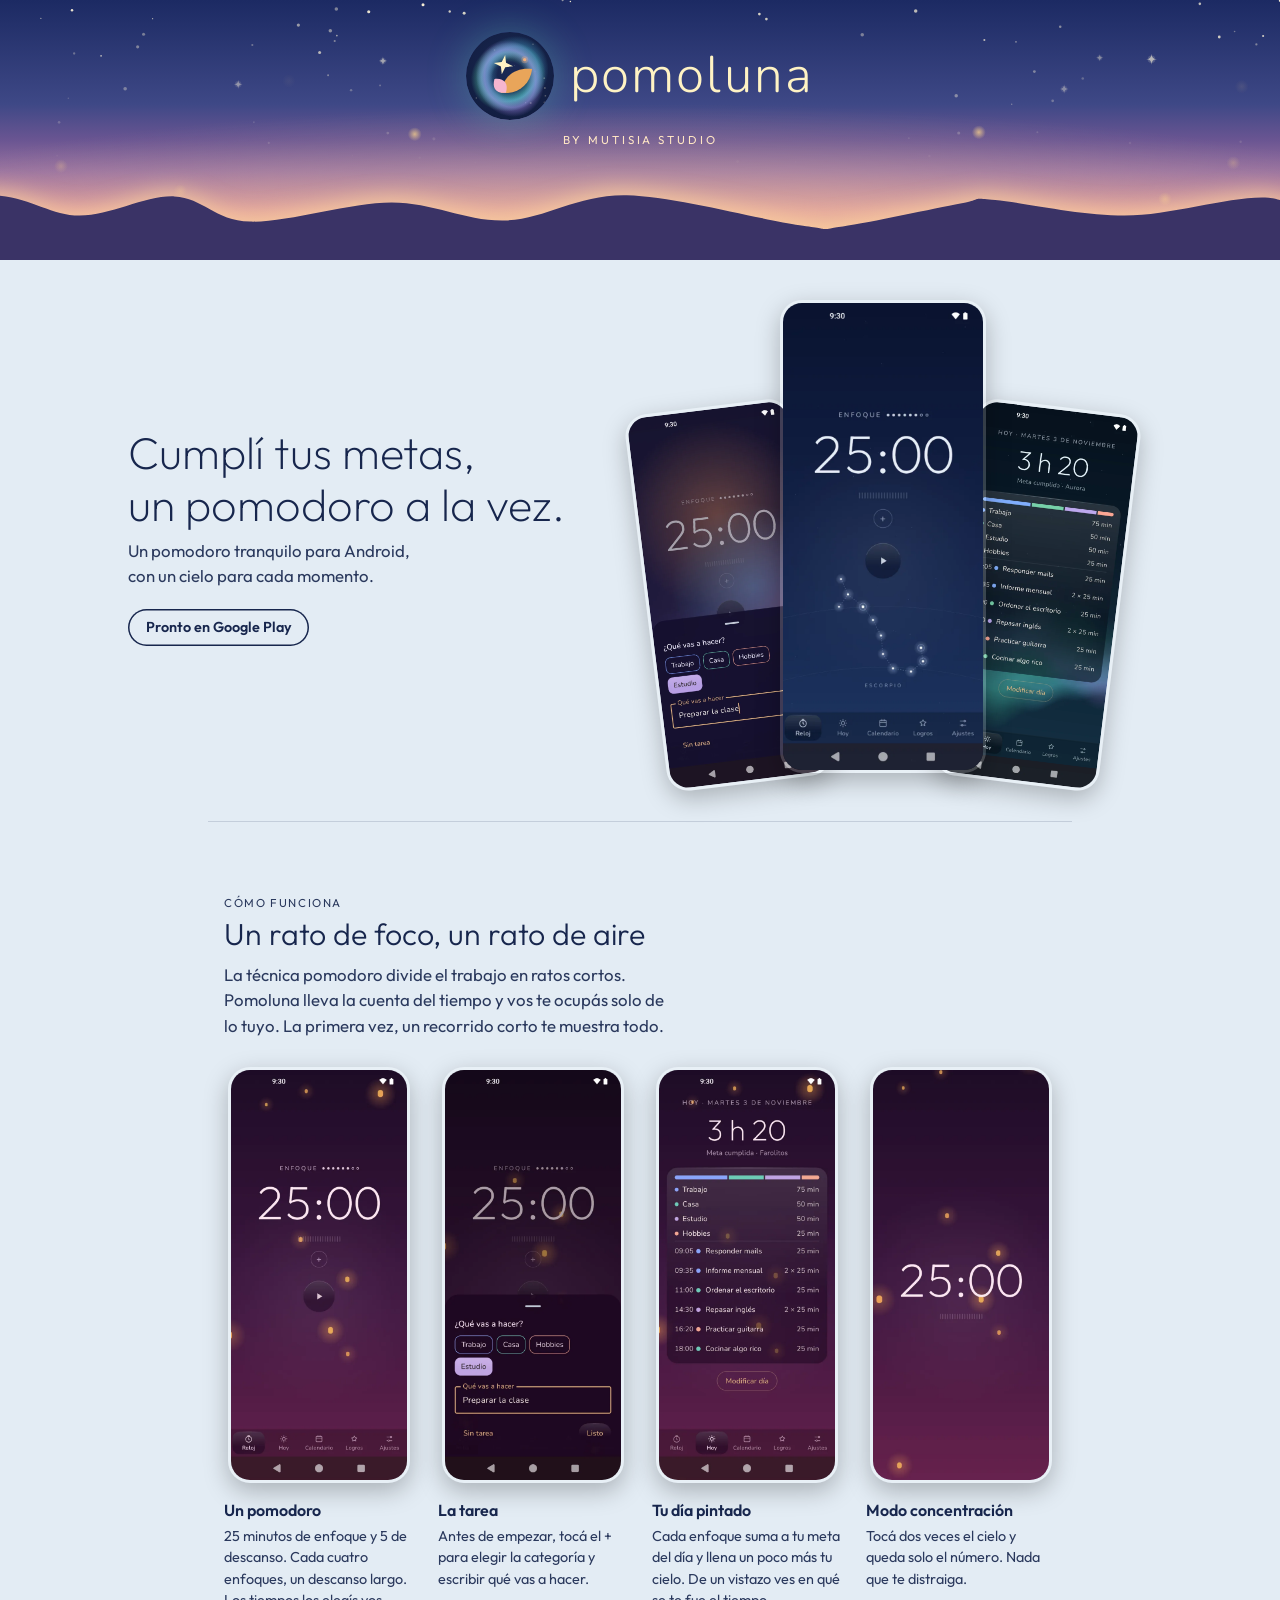
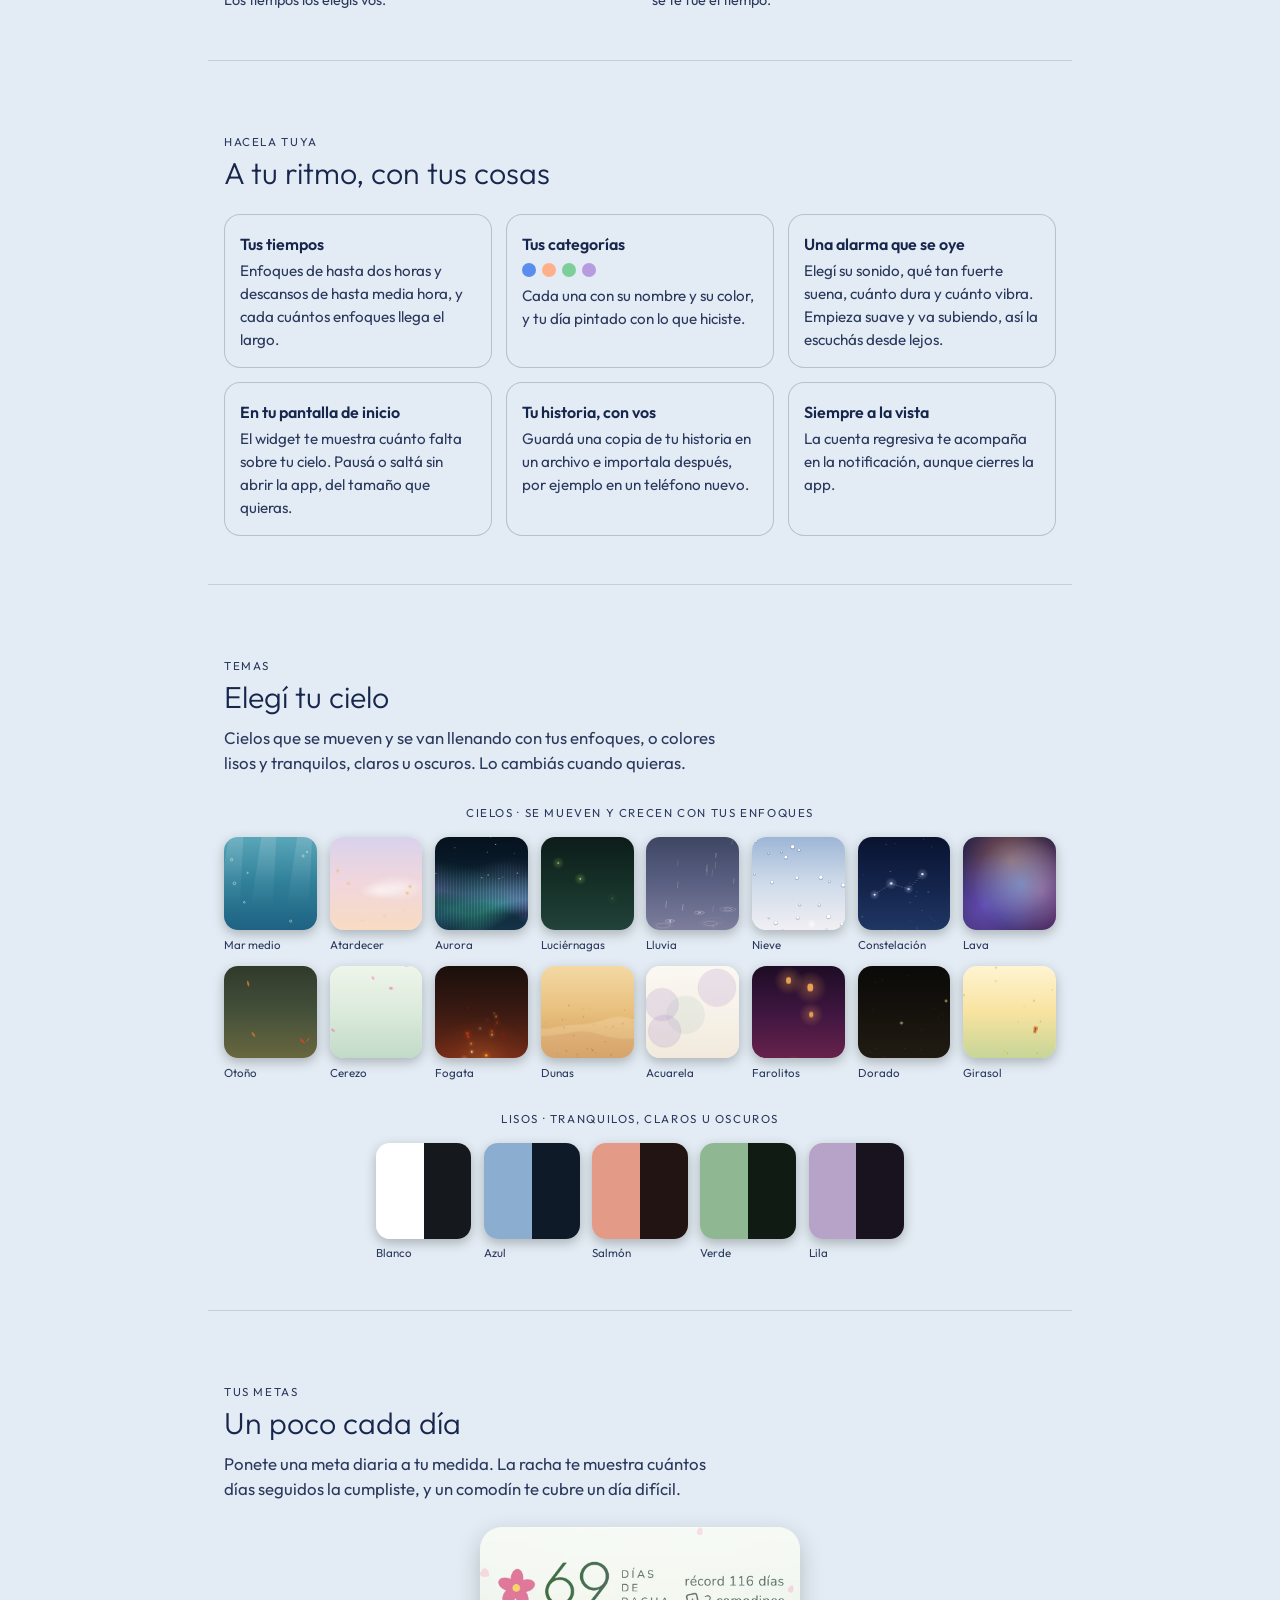
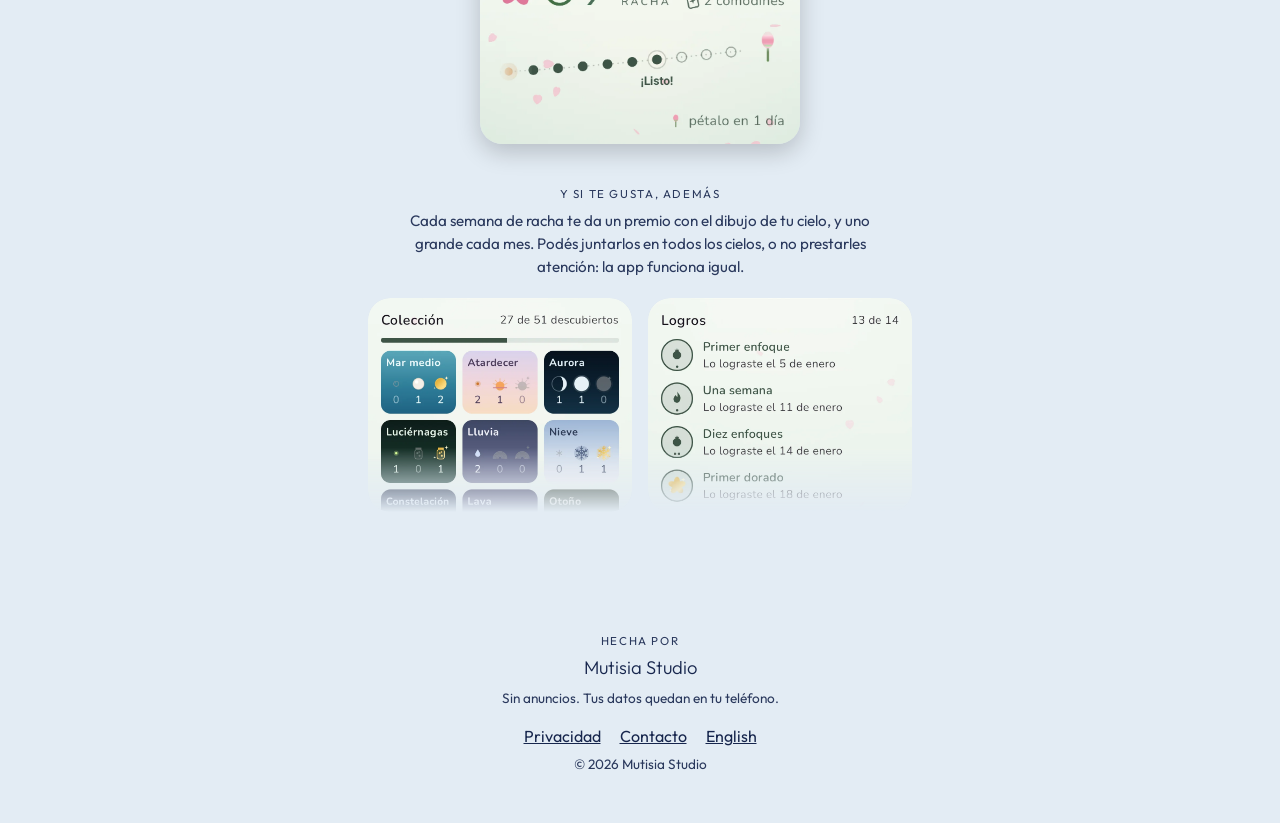
<file: es/pomoluna/index.html>
<!doctype html>
<html lang="es">
<head>
  <meta charset="utf-8">
  <meta name="viewport" content="width=device-width, initial-scale=1">
  <title>Pomoluna · un pomodoro tranquilo para Android</title>
  <meta name="description" content="Pomoluna es un pomodoro tranquilo para Android, con cielos que se mueven y crecen con tus enfoques. Sin publicidad, sin internet, tus datos quedan en tu teléfono.">
  <link rel="canonical" href="https://mutisiastudio.com/es/pomoluna/">
  <link rel="alternate" hreflang="en" href="https://mutisiastudio.com/pomoluna/">
  <link rel="alternate" hreflang="es" href="https://mutisiastudio.com/es/pomoluna/">
  <link rel="alternate" hreflang="x-default" href="https://mutisiastudio.com/pomoluna/">
  <meta property="og:type" content="website">
  <meta property="og:title" content="Pomoluna · un pomodoro tranquilo para Android">
  <meta property="og:description" content="Pomoluna es un pomodoro tranquilo para Android, con cielos que se mueven y crecen con tus enfoques. Sin publicidad, sin internet, tus datos quedan en tu teléfono.">
  <meta property="og:url" content="https://mutisiastudio.com/es/pomoluna/">
  <meta property="og:locale" content="es_AR">
  <meta property="og:image" content="https://mutisiastudio.com/assets/img/og.png">
  <meta name="twitter:card" content="summary_large_image">
  <link rel="icon" type="image/png" sizes="192x192" href="/assets/img/icon-192.png">
  <link rel="apple-touch-icon" href="/assets/img/icon-512.png">
  <link rel="stylesheet" href="/assets/css/site.css">
  <script>document.documentElement.classList.add("js")</script>
</head>
<body class="pomo">
  <header class="band dawn" data-sky>
    <div class="app-logo">
      <img src="/assets/img/icon.svg" alt="">
      <span class="word">pomoluna</span>
    </div>
    <a class="by" href="/es/">by Mutisia Studio</a>
    <svg class="hills" viewBox="0 0 3000 60" preserveAspectRatio="xMidYMax slice" aria-hidden="true"><defs><filter id="ridge-glow" x="-5%" y="-150%" width="110%" height="400%"><feGaussianBlur stdDeviation="9"/></filter></defs><path class="glow" filter="url(#ridge-glow)" transform="translate(0 -4)" d="M0 60 L0 7 C8 6 12 0 47 4 C82 8 170 26 207 28 C244 30 254 17 269 15 C284 13 283 14 298 16 C313 18 340 24 361 24 C382 24 407 15 423 14 C439 13 430 13 457 16 C484 19 547 35 586 33 C625 31 666 7 691 3 C716 -1 712 3 735 7 C758 11 790 27 827 27 C864 27 921 7 955 6 C989 5 1007 23 1033 23 C1059 23 1088 6 1112 7 C1136 8 1145 27 1175 28 C1205 29 1258 12 1293 12 C1328 12 1355 28 1388 27 C1421 26 1448 5 1489 6 C1530 7 1603 27 1633 31 C1663 35 1647 35 1669 32 C1691 29 1746 17 1767 13 C1788 9 1773 8 1796 10 C1819 12 1866 23 1904 23 C1942 23 1991 7 2021 8 C2051 9 2048 31 2085 31 C2122 31 2196 8 2244 7 C2292 6 2343 27 2375 28 C2407 29 2408 14 2438 14 C2468 14 2526 27 2553 30 C2580 33 2572 36 2603 33 C2634 30 2698 11 2740 10 C2782 9 2810 26 2852 25 C2894 24 2967 10 2992 7 C3017 4 2999 7 3000 7 L3000 60 Z"/>
      <path class="far" d="M0 60 L0 7 C8 6 12 0 47 4 C82 8 170 26 207 28 C244 30 254 17 269 15 C284 13 283 14 298 16 C313 18 340 24 361 24 C382 24 407 15 423 14 C439 13 430 13 457 16 C484 19 547 35 586 33 C625 31 666 7 691 3 C716 -1 712 3 735 7 C758 11 790 27 827 27 C864 27 921 7 955 6 C989 5 1007 23 1033 23 C1059 23 1088 6 1112 7 C1136 8 1145 27 1175 28 C1205 29 1258 12 1293 12 C1328 12 1355 28 1388 27 C1421 26 1448 5 1489 6 C1530 7 1603 27 1633 31 C1663 35 1647 35 1669 32 C1691 29 1746 17 1767 13 C1788 9 1773 8 1796 10 C1819 12 1866 23 1904 23 C1942 23 1991 7 2021 8 C2051 9 2048 31 2085 31 C2122 31 2196 8 2244 7 C2292 6 2343 27 2375 28 C2407 29 2408 14 2438 14 C2468 14 2526 27 2553 30 C2580 33 2572 36 2603 33 C2634 30 2698 11 2740 10 C2782 9 2810 26 2852 25 C2894 24 2967 10 2992 7 C3017 4 2999 7 3000 7 L3000 60 Z"/>
    </svg>
  </header>

  <main>
    <section id="hero" class="hero combo">
      <div class="combo-text">
        <h1>Cumplí tus metas,<br>un pomodoro a la vez.</h1>
        <p class="lead">Un pomodoro tranquilo para Android, con un cielo para cada momento.</p>
        <!-- When the app is public, swap this for the official Google Play badge. -->
        <p class="store" data-store-badge>Pronto en Google Play</p>
      </div>
      <div class="fan">
        <div class="phone"><img src="/assets/img/shots/es/fan-task.webp" alt="Elegir la tarea, con el cielo Lava" width="600" height="1400"></div>
        <div class="phone mid"><img src="/assets/img/shots/es/fan-clock.webp" alt="El reloj, con el cielo Constelación y la figura de Escorpio" width="600" height="1400"></div>
        <div class="phone"><img src="/assets/img/shots/es/fan-today.webp" alt="El resumen del día, con el cielo Aurora" width="600" height="1400"></div>
      </div>
    </section>

    <section id="how-it-works">
      <p class="tag">Cómo funciona</p>
      <h2>Un rato de foco, un rato de aire</h2>
      <p class="lead">La técnica pomodoro divide el trabajo en ratos cortos. Pomoluna
        lleva la cuenta del tiempo y vos te ocupás solo de lo tuyo.
        La primera vez, un recorrido corto te muestra todo.</p>
      <div class="shots">
        <div>
          <div class="phone"><img src="/assets/img/shots/es/clock.webp" alt="La pantalla del reloj" width="600" height="1400" loading="lazy"></div>
          <h3>Un pomodoro</h3>
          <p>25 minutos de enfoque y 5 de descanso. Cada cuatro enfoques, un descanso largo. Los tiempos los elegís vos.</p>
        </div>
        <div>
          <div class="phone"><img src="/assets/img/shots/es/task.webp" alt="Eligiendo la categoría de la tarea" width="600" height="1400" loading="lazy"></div>
          <h3>La tarea</h3>
          <p>Antes de empezar, tocá el + para elegir la categoría y escribir qué vas a hacer.</p>
        </div>
        <div>
          <div class="phone"><img src="/assets/img/shots/es/today.webp" alt="El resumen del día" width="600" height="1400" loading="lazy"></div>
          <h3>Tu día pintado</h3>
          <p>Cada enfoque suma a tu meta del día y llena un poco más tu cielo. De un vistazo ves en qué se te fue el tiempo.</p>
        </div>
        <div>
          <div class="phone"><img src="/assets/img/shots/es/focus.webp" alt="El modo concentración, solo con el número" width="600" height="1400" loading="lazy"></div>
          <h3>Modo concentración</h3>
          <p>Tocá dos veces el cielo y queda solo el número. Nada que te distraiga.</p>
        </div>
      </div>
    </section>

    <section id="make-it-yours">
      <p class="tag">Hacela tuya</p>
      <h2>A tu ritmo, con tus cosas</h2>
      <div class="tiles">
        <div class="tile">
          <h3>Tus tiempos</h3>
          <p>Enfoques de hasta dos horas y descansos de hasta media hora, y cada
            cuántos enfoques llega el largo.</p>
        </div>
        <div class="tile">
          <h3>Tus categorías</h3>
          <div class="dots" aria-hidden="true">
            <i style="background:#5B8DEF"></i><i style="background:#FFB08A"></i>
            <i style="background:#7DCE9A"></i><i style="background:#B79BE0"></i>
          </div>
          <p>Cada una con su nombre y su color, y tu día pintado con lo que
            hiciste.</p>
        </div>
        <div class="tile">
          <h3>Una alarma que se oye</h3>
          <p>Elegí su sonido, qué tan fuerte suena, cuánto dura y cuánto vibra.
            Empieza suave y va subiendo, así la escuchás desde lejos.</p>
        </div>
        <div class="tile">
          <h3>En tu pantalla de inicio</h3>
          <p>El widget te muestra cuánto falta sobre tu cielo. Pausá o saltá sin
            abrir la app, del tamaño que quieras.</p>
        </div>
        <div class="tile">
          <h3>Tu historia, con vos</h3>
          <p>Guardá una copia de tu historia en un archivo e importala después,
            por ejemplo en un teléfono nuevo.</p>
        </div>
        <div class="tile">
          <h3>Siempre a la vista</h3>
          <p>La cuenta regresiva te acompaña en la notificación, aunque cierres
            la app.</p>
        </div>
      </div>
    </section>

    <section id="themes">
      <p class="tag">Temas</p>
      <h2>Elegí tu cielo</h2>
      <p class="lead">Cielos que se mueven y se van llenando con tus enfoques, o colores lisos y
        tranquilos, claros u oscuros. Lo cambiás cuando quieras.</p>
      <p class="tag needs-js">Cielos · se mueven y crecen con tus enfoques</p>
      <div class="sky-grid needs-js" id="sky-grid"></div>
      <p class="tag needs-js">Lisos · tranquilos, claros u oscuros</p>
      <div class="sky-grid plains needs-js" id="plain-grid"></div>
    </section>

    <section id="your-goals">
      <p class="tag">Tus metas</p>
      <h2>Un poco cada día</h2>
      <p class="lead">Ponete una meta diaria a tu medida. La racha te muestra cuántos días
        seguidos la cumpliste, y un comodín te cubre un día difícil.</p>
      <img class="card-shot streak-shot" src="/assets/img/shots/es/streak.webp" width="984" height="667" loading="lazy"
        alt="La tarjeta de racha: 69 días seguidos, récord de 116 y 2 comodines">
      <div class="extra">
        <p class="tag">Y si te gusta, además</p>
        <p class="extra-lead">Cada semana de racha te da un premio con el dibujo de tu cielo, y uno
          grande cada mes. Podés juntarlos en todos los cielos, o no prestarles atención:
          la app funciona igual.</p>
        <div class="extra-shots">
          <img class="card-shot fade" src="/assets/img/shots/es/collection.webp" width="984" height="796" loading="lazy"
            alt="La colección de premios, uno por cielo">
          <img class="card-shot fade" src="/assets/img/shots/es/achievements.webp" width="984" height="796" loading="lazy"
            alt="La lista de logros, con la fecha de cada uno">
        </div>
      </div>
    </section>
  </main>

  <footer id="studio">
    <p class="tag">Hecha por</p>
    <p class="studio"><a href="/es/">Mutisia Studio</a></p>
    <p class="note">Sin anuncios. Tus datos quedan en tu teléfono.</p>
    <p class="links">
      <a href="/es/pomoluna/privacidad/">Privacidad</a>
      <a href="mailto:contact@mutisiastudio.com">Contacto</a>
      <a href="/pomoluna/">English</a>
    </p>
    <p class="note">© 2026 Mutisia Studio</p>
  </footer>
<script src="/assets/js/themes.js"></script>
<script src="/assets/js/sky-grid.js" defer></script>
<script src="/assets/js/stars.js?v=6" defer></script>
<script data-goatcounter="https://mutisiastudio.goatcounter.com/count" async src="/assets/js/count.js"></script>
</body>
</html>
</file>
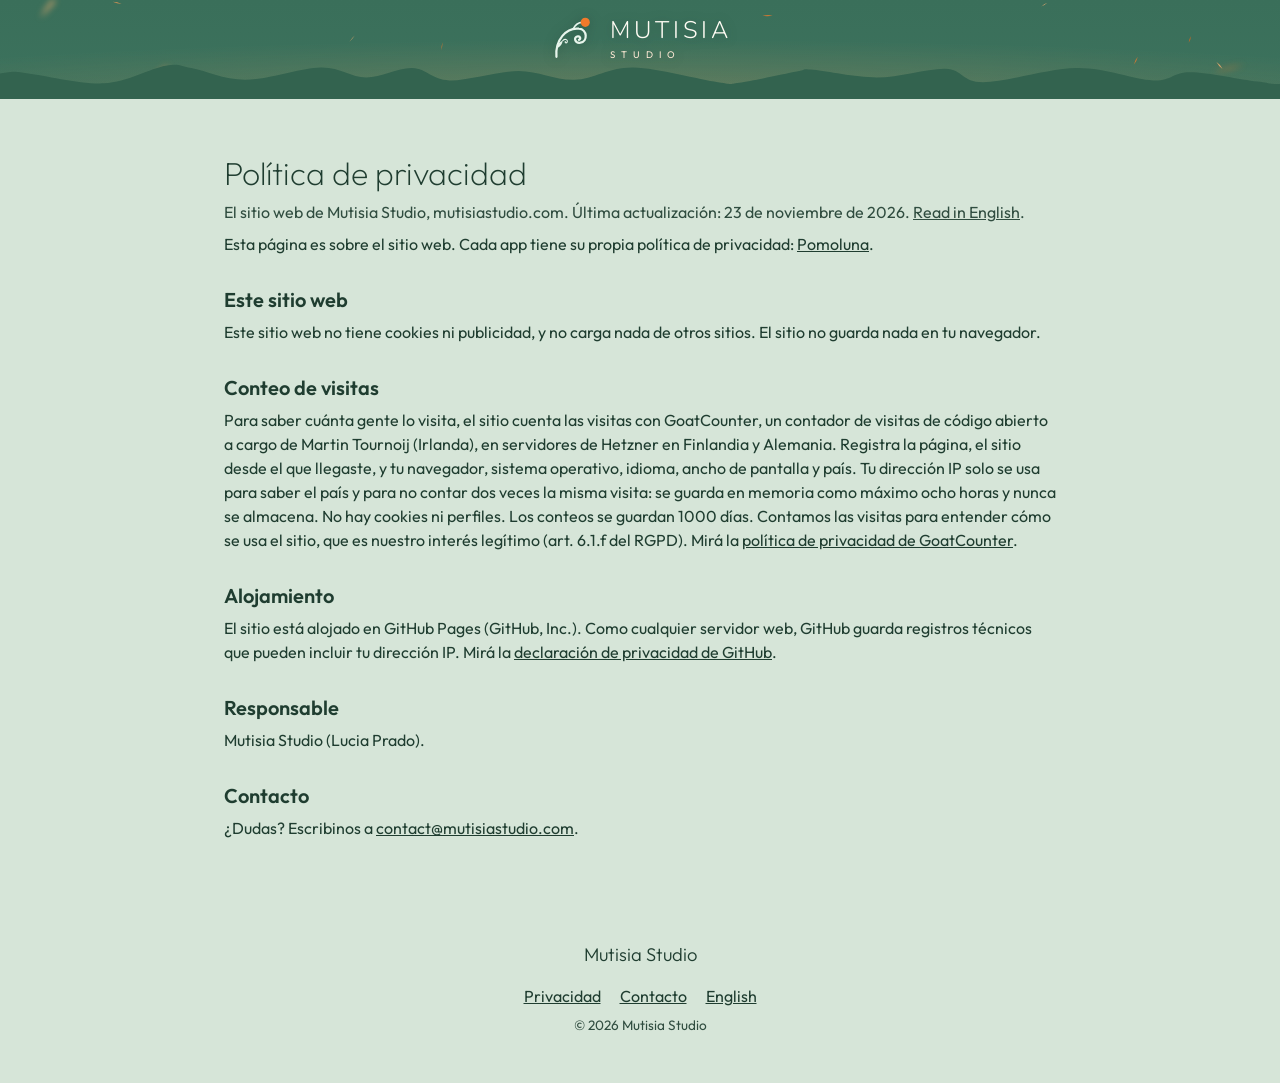
<file: es/privacidad/index.html>
<!doctype html>
<html lang="es">
<head>
  <meta charset="utf-8">
  <meta name="viewport" content="width=device-width, initial-scale=1">
  <title>Privacidad · Mutisia Studio</title>
  <meta name="description" content="Política de privacidad del sitio de Mutisia Studio: sin cookies, nada guardado en tu navegador, y un conteo de visitas sin cookies.">
  <link rel="canonical" href="https://mutisiastudio.com/es/privacidad/">
  <link rel="alternate" hreflang="en" href="https://mutisiastudio.com/privacy/">
  <link rel="alternate" hreflang="es" href="https://mutisiastudio.com/es/privacidad/">
  <link rel="alternate" hreflang="x-default" href="https://mutisiastudio.com/privacy/">
  <meta property="og:type" content="website">
  <meta property="og:title" content="Privacidad · Mutisia Studio">
  <meta property="og:description" content="Política de privacidad del sitio de Mutisia Studio: sin cookies, nada guardado en tu navegador, y un conteo de visitas sin cookies.">
  <meta property="og:url" content="https://mutisiastudio.com/es/privacidad/">
  <meta property="og:locale" content="es_AR">
  <meta property="og:image" content="https://mutisiastudio.com/assets/img/og-studio.png">
  <meta name="twitter:card" content="summary_large_image">
  <link rel="icon" type="image/svg+xml" href="/assets/img/mutisia-icon.svg">
  <link rel="stylesheet" href="/assets/css/site.css">
</head>
<body class="studio">
  <header class="band slim" data-petals>
    <a class="studio-logo" href="/es/" aria-label="Inicio de Mutisia Studio">
      <img src="/assets/img/mutisia-mark.svg" alt="" width="64" height="64">
      <span class="studio-name">Mutisia<span>Studio</span></span>
    </a>
    <svg class="hills" viewBox="0 0 3000 60" preserveAspectRatio="xMidYMax slice" aria-hidden="true">
      <path class="far" d="M0 60 L0 7 C8 6 12 0 47 4 C82 8 170 26 207 28 C244 30 254 17 269 15 C284 13 283 14 298 16 C313 18 340 24 361 24 C382 24 407 15 423 14 C439 13 430 13 457 16 C484 19 547 35 586 33 C625 31 666 7 691 3 C716 -1 712 3 735 7 C758 11 790 27 827 27 C864 27 921 7 955 6 C989 5 1007 23 1033 23 C1059 23 1088 6 1112 7 C1136 8 1145 27 1175 28 C1205 29 1258 12 1293 12 C1328 12 1355 28 1388 27 C1421 26 1448 5 1489 6 C1530 7 1603 27 1633 31 C1663 35 1647 35 1669 32 C1691 29 1746 17 1767 13 C1788 9 1773 8 1796 10 C1819 12 1866 23 1904 23 C1942 23 1991 7 2021 8 C2051 9 2048 31 2085 31 C2122 31 2196 8 2244 7 C2292 6 2343 27 2375 28 C2407 29 2408 14 2438 14 C2468 14 2526 27 2553 30 C2580 33 2572 36 2603 33 C2634 30 2698 11 2740 10 C2782 9 2810 26 2852 25 C2894 24 2967 10 2992 7 C3017 4 2999 7 3000 7 L3000 60 Z"/>
    </svg>
  </header>

  <main>
    <section class="doc">
      <h1>Política de privacidad</h1>
      <p class="soft">El sitio web de Mutisia Studio, mutisiastudio.com.
        Última actualización: <time datetime="2026-11-23">23 de noviembre de 2026</time>.
        <a href="/privacy/">Read in English</a>.</p>
      <p>Esta página es sobre el sitio web. Cada app tiene su propia política de privacidad:
        <a href="/es/pomoluna/privacidad/">Pomoluna</a>.</p>

      <h2>Este sitio web</h2>
      <p>Este sitio web no tiene cookies ni publicidad, y no carga nada de otros sitios.
        El sitio no guarda nada en tu navegador.</p>

      <h2>Conteo de visitas</h2>
      <p>Para saber cuánta gente lo visita, el sitio cuenta las visitas con GoatCounter, un
        contador de visitas de código abierto a cargo de Martin Tournoij (Irlanda), en
        servidores de Hetzner en Finlandia y Alemania. Registra la página, el sitio desde el
        que llegaste, y tu navegador, sistema operativo, idioma, ancho de pantalla y país. Tu
        dirección IP solo se usa para saber el país y para no contar dos veces la misma
        visita: se guarda en memoria como máximo ocho horas y nunca se almacena. No hay
        cookies ni perfiles. Los conteos se guardan 1000 días. Contamos las visitas para
        entender cómo se usa el sitio, que es nuestro interés legítimo (art. 6.1.f del RGPD).
        Mirá la <a href="https://www.goatcounter.com/help/privacy">política de privacidad de
        GoatCounter</a>.</p>

      <h2>Alojamiento</h2>
      <p>El sitio está alojado en GitHub Pages (GitHub, Inc.). Como cualquier servidor
        web, GitHub guarda registros técnicos que pueden incluir tu dirección IP. Mirá
        la <a href="https://docs.github.com/site-policy/privacy-policies/github-general-privacy-statement">declaración de privacidad de GitHub</a>.</p>

      <h2>Responsable</h2>
      <p>Mutisia Studio (Lucia Prado).</p>

      <h2>Contacto</h2>
      <p>¿Dudas? Escribinos a
        <a href="mailto:contact@mutisiastudio.com">contact@mutisiastudio.com</a>.</p>
    </section>
  </main>

  <footer>
    <p class="studio"><a href="/es/">Mutisia Studio</a></p>
    <p class="links">
      <a href="/es/privacidad/">Privacidad</a>
      <a href="mailto:contact@mutisiastudio.com">Contacto</a>
      <a href="/privacy/">English</a>
    </p>
    <p class="note">© 2026 Mutisia Studio</p>
  </footer>
<script src="/assets/js/petals.js" defer></script>
<script data-goatcounter="https://mutisiastudio.goatcounter.com/count" async src="/assets/js/count.js"></script>
</body>
</html>
</file>
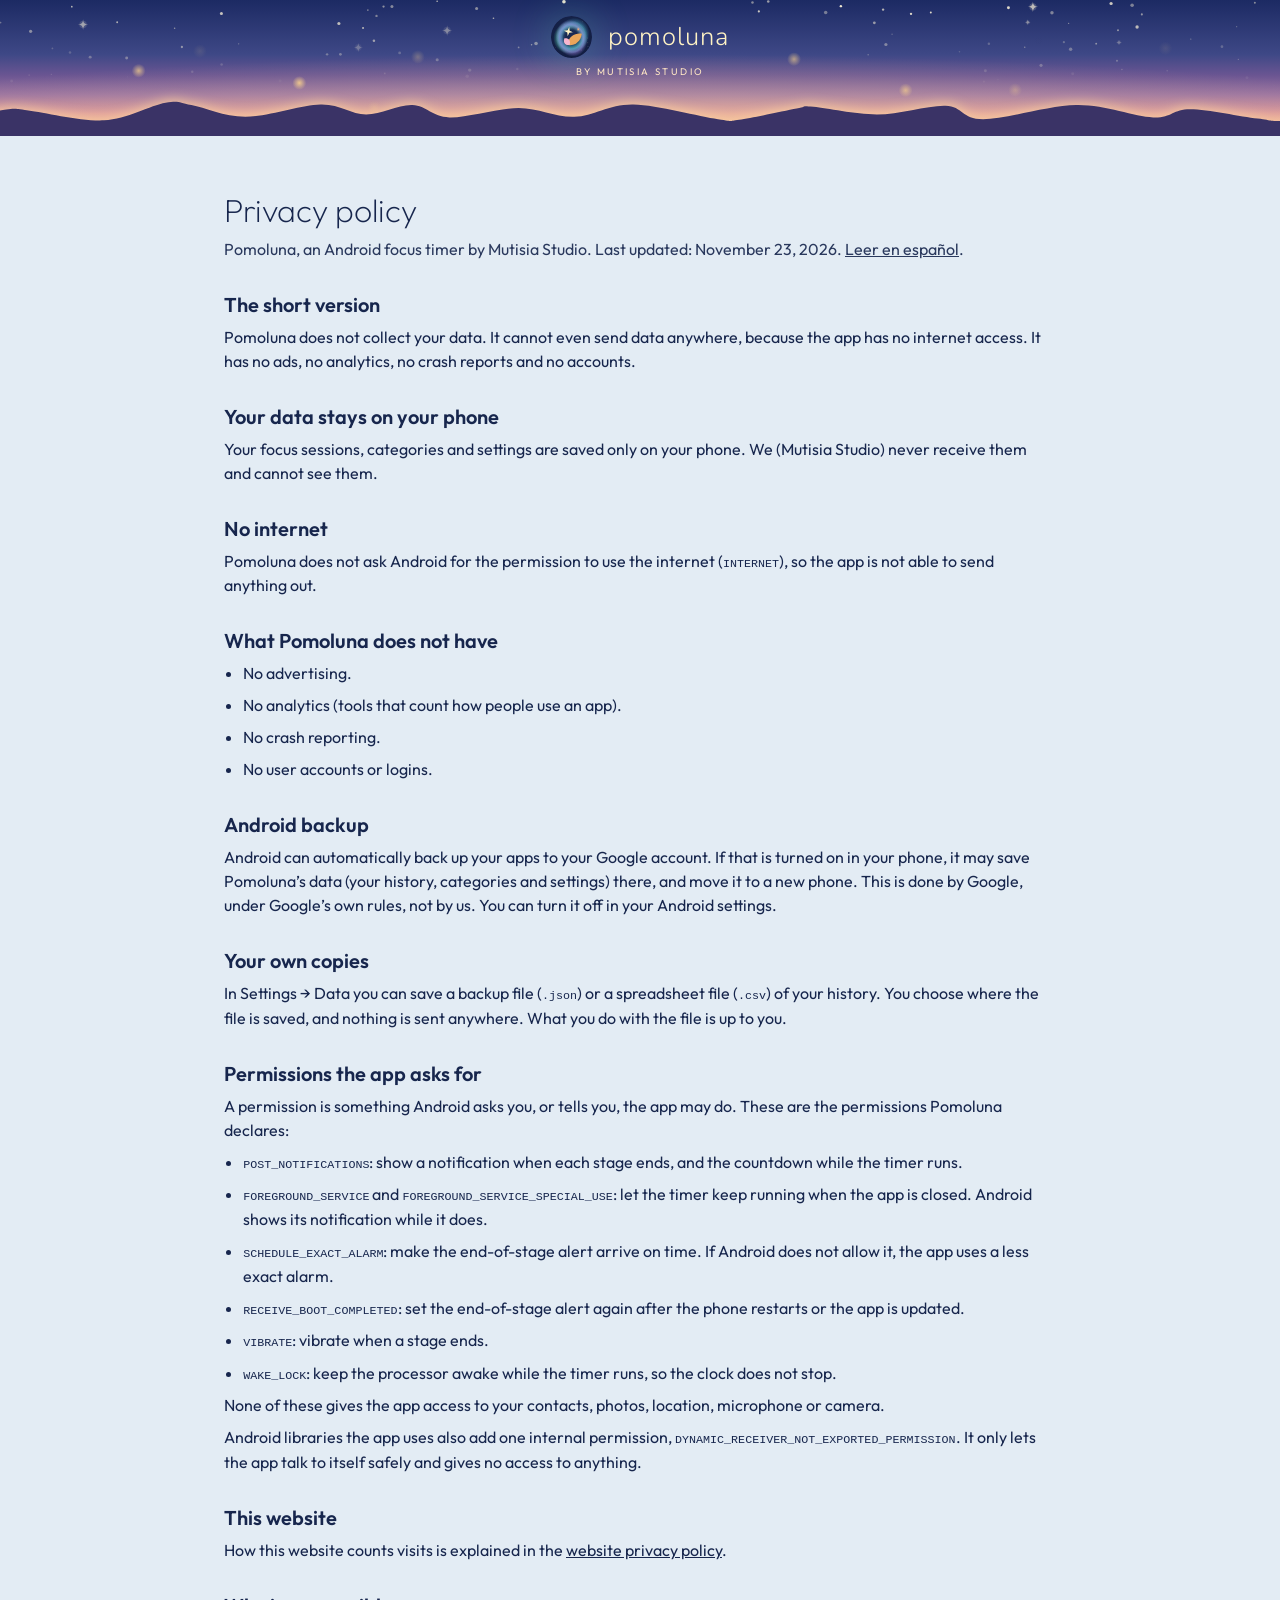
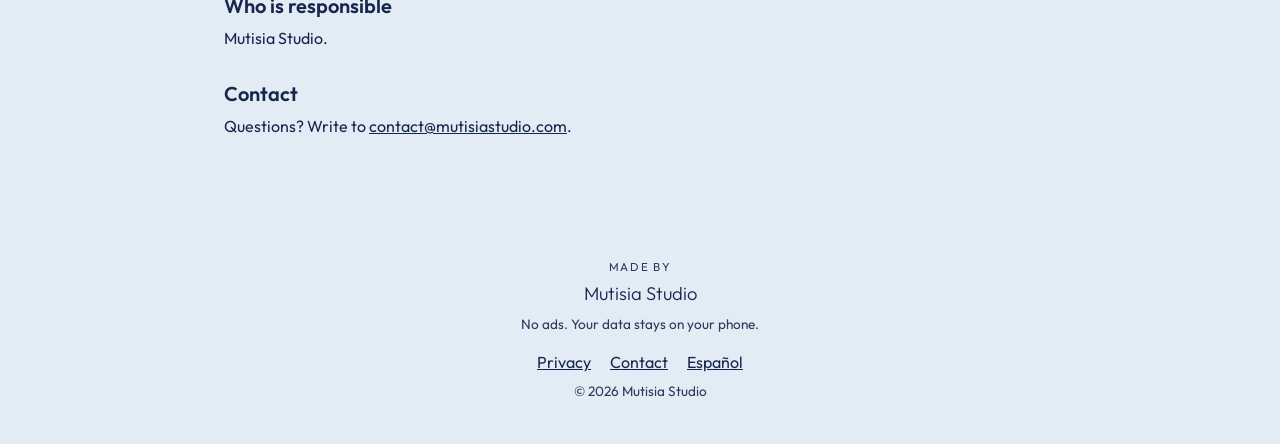
<file: pomoluna/privacy/index.html>
<!doctype html>
<html lang="en">
<head>
  <meta charset="utf-8">
  <meta name="viewport" content="width=device-width, initial-scale=1">
  <title>Privacy · Pomoluna</title>
  <meta name="description" content="Privacy policy for Pomoluna, a focus timer by Mutisia Studio. The app collects no data and has no internet access.">
  <link rel="canonical" href="https://mutisiastudio.com/pomoluna/privacy/">
  <link rel="alternate" hreflang="en" href="https://mutisiastudio.com/pomoluna/privacy/">
  <link rel="alternate" hreflang="es" href="https://mutisiastudio.com/es/pomoluna/privacidad/">
  <link rel="alternate" hreflang="x-default" href="https://mutisiastudio.com/pomoluna/privacy/">
  <meta property="og:type" content="website">
  <meta property="og:title" content="Privacy · Pomoluna">
  <meta property="og:description" content="Privacy policy for Pomoluna, a focus timer by Mutisia Studio. The app collects no data and has no internet access.">
  <meta property="og:url" content="https://mutisiastudio.com/pomoluna/privacy/">
  <meta property="og:locale" content="en_US">
  <meta property="og:image" content="https://mutisiastudio.com/assets/img/og.png">
  <meta name="twitter:card" content="summary_large_image">
  <link rel="icon" type="image/png" sizes="192x192" href="/assets/img/icon-192.png">
  <link rel="apple-touch-icon" href="/assets/img/icon-512.png">
  <link rel="stylesheet" href="/assets/css/site.css">
</head>
<body class="pomo">
  <header class="band dawn slim" data-sky>
    <a class="app-logo" href="/pomoluna/" aria-label="Pomoluna home">
      <img src="/assets/img/icon.svg" alt="">
      <span class="word">pomoluna</span>
    </a>
    <a class="by" href="/">by Mutisia Studio</a>
    <svg class="hills" viewBox="0 0 3000 60" preserveAspectRatio="xMidYMax slice" aria-hidden="true"><defs><filter id="ridge-glow" x="-5%" y="-150%" width="110%" height="400%"><feGaussianBlur stdDeviation="9"/></filter></defs><path class="glow" filter="url(#ridge-glow)" transform="translate(0 -4)" d="M0 60 L0 7 C8 6 12 0 47 4 C82 8 170 26 207 28 C244 30 254 17 269 15 C284 13 283 14 298 16 C313 18 340 24 361 24 C382 24 407 15 423 14 C439 13 430 13 457 16 C484 19 547 35 586 33 C625 31 666 7 691 3 C716 -1 712 3 735 7 C758 11 790 27 827 27 C864 27 921 7 955 6 C989 5 1007 23 1033 23 C1059 23 1088 6 1112 7 C1136 8 1145 27 1175 28 C1205 29 1258 12 1293 12 C1328 12 1355 28 1388 27 C1421 26 1448 5 1489 6 C1530 7 1603 27 1633 31 C1663 35 1647 35 1669 32 C1691 29 1746 17 1767 13 C1788 9 1773 8 1796 10 C1819 12 1866 23 1904 23 C1942 23 1991 7 2021 8 C2051 9 2048 31 2085 31 C2122 31 2196 8 2244 7 C2292 6 2343 27 2375 28 C2407 29 2408 14 2438 14 C2468 14 2526 27 2553 30 C2580 33 2572 36 2603 33 C2634 30 2698 11 2740 10 C2782 9 2810 26 2852 25 C2894 24 2967 10 2992 7 C3017 4 2999 7 3000 7 L3000 60 Z"/>
      <path class="far" d="M0 60 L0 7 C8 6 12 0 47 4 C82 8 170 26 207 28 C244 30 254 17 269 15 C284 13 283 14 298 16 C313 18 340 24 361 24 C382 24 407 15 423 14 C439 13 430 13 457 16 C484 19 547 35 586 33 C625 31 666 7 691 3 C716 -1 712 3 735 7 C758 11 790 27 827 27 C864 27 921 7 955 6 C989 5 1007 23 1033 23 C1059 23 1088 6 1112 7 C1136 8 1145 27 1175 28 C1205 29 1258 12 1293 12 C1328 12 1355 28 1388 27 C1421 26 1448 5 1489 6 C1530 7 1603 27 1633 31 C1663 35 1647 35 1669 32 C1691 29 1746 17 1767 13 C1788 9 1773 8 1796 10 C1819 12 1866 23 1904 23 C1942 23 1991 7 2021 8 C2051 9 2048 31 2085 31 C2122 31 2196 8 2244 7 C2292 6 2343 27 2375 28 C2407 29 2408 14 2438 14 C2468 14 2526 27 2553 30 C2580 33 2572 36 2603 33 C2634 30 2698 11 2740 10 C2782 9 2810 26 2852 25 C2894 24 2967 10 2992 7 C3017 4 2999 7 3000 7 L3000 60 Z"/>
    </svg>
  </header>

  <main>
    <section class="doc">
      <h1>Privacy policy</h1>
      <p class="soft">Pomoluna, an Android focus timer by Mutisia Studio.
        Last updated: <time datetime="2026-11-23">November 23, 2026</time>.
        <a href="/es/pomoluna/privacidad/">Leer en español</a>.</p>

      <h2>The short version</h2>
      <p>Pomoluna does not collect your data. It cannot even send data anywhere,
        because the app has no internet access. It has no ads, no analytics, no crash
        reports and no accounts.</p>

      <h2>Your data stays on your phone</h2>
      <p>Your focus sessions, categories and settings are saved only on your phone.
        We (Mutisia Studio) never receive them and cannot see them.</p>

      <h2>No internet</h2>
      <p>Pomoluna does not ask Android for the permission to use the internet
        (<code>INTERNET</code>), so the app is not able to send anything out.</p>

      <h2>What Pomoluna does not have</h2>
      <ul>
        <li>No advertising.</li>
        <li>No analytics (tools that count how people use an app).</li>
        <li>No crash reporting.</li>
        <li>No user accounts or logins.</li>
      </ul>

      <h2>Android backup</h2>
      <p>Android can automatically back up your apps to your Google account. If that is
        turned on in your phone, it may save Pomoluna&rsquo;s data (your history,
        categories and settings) there, and move it to a new phone. This is done by
        Google, under Google&rsquo;s own rules, not by us. You can turn it off in your
        Android settings.</p>

      <h2>Your own copies</h2>
      <p>In Settings &rarr; Data you can save a backup file (<code>.json</code>) or a
        spreadsheet file (<code>.csv</code>) of your history. You choose where the file
        is saved, and nothing is sent anywhere. What you do with the file is up to you.</p>

      <h2>Permissions the app asks for</h2>
      <p>A permission is something Android asks you, or tells you, the app may do. These
        are the permissions Pomoluna declares:</p>
      <ul>
        <li><code>POST_NOTIFICATIONS</code>: show a notification when each stage ends,
          and the countdown while the timer runs.</li>
        <li><code>FOREGROUND_SERVICE</code> and
          <code>FOREGROUND_SERVICE_SPECIAL_USE</code>: let the timer keep running when
          the app is closed. Android shows its notification while it does.</li>
        <li><code>SCHEDULE_EXACT_ALARM</code>: make the end-of-stage alert arrive on
          time. If Android does not allow it, the app uses a less exact alarm.</li>
        <li><code>RECEIVE_BOOT_COMPLETED</code>: set the end-of-stage alert again after
          the phone restarts or the app is updated.</li>
        <li><code>VIBRATE</code>: vibrate when a stage ends.</li>
        <li><code>WAKE_LOCK</code>: keep the processor awake while the timer runs, so
          the clock does not stop.</li>
      </ul>
      <p>None of these gives the app access to your contacts, photos, location,
        microphone or camera.</p>
      <p>Android libraries the app uses also add one internal permission,
        <code>DYNAMIC_RECEIVER_NOT_EXPORTED_PERMISSION</code>. It only lets the app talk
        to itself safely and gives no access to anything.</p>

      <h2>This website</h2>
      <p>How this website counts visits is explained in the
        <a href="/privacy/">website privacy policy</a>.</p>

      <h2>Who is responsible</h2>
      <p>Mutisia Studio.</p>

      <h2>Contact</h2>
      <p>Questions? Write to
        <a href="mailto:contact@mutisiastudio.com">contact@mutisiastudio.com</a>.</p>
    </section>
  </main>

  <footer>
    <p class="tag">Made by</p>
    <p class="studio"><a href="/">Mutisia Studio</a></p>
    <p class="note">No ads. Your data stays on your phone.</p>
    <p class="links">
      <a href="/pomoluna/privacy/">Privacy</a>
      <a href="mailto:contact@mutisiastudio.com">Contact</a>
      <a href="/es/pomoluna/privacidad/">Español</a>
    </p>
    <p class="note">© 2026 Mutisia Studio</p>
  </footer>
<script src="/assets/js/stars.js?v=6" defer></script>
<script data-goatcounter="https://mutisiastudio.goatcounter.com/count" async src="/assets/js/count.js"></script>
</body>
</html>
</file>
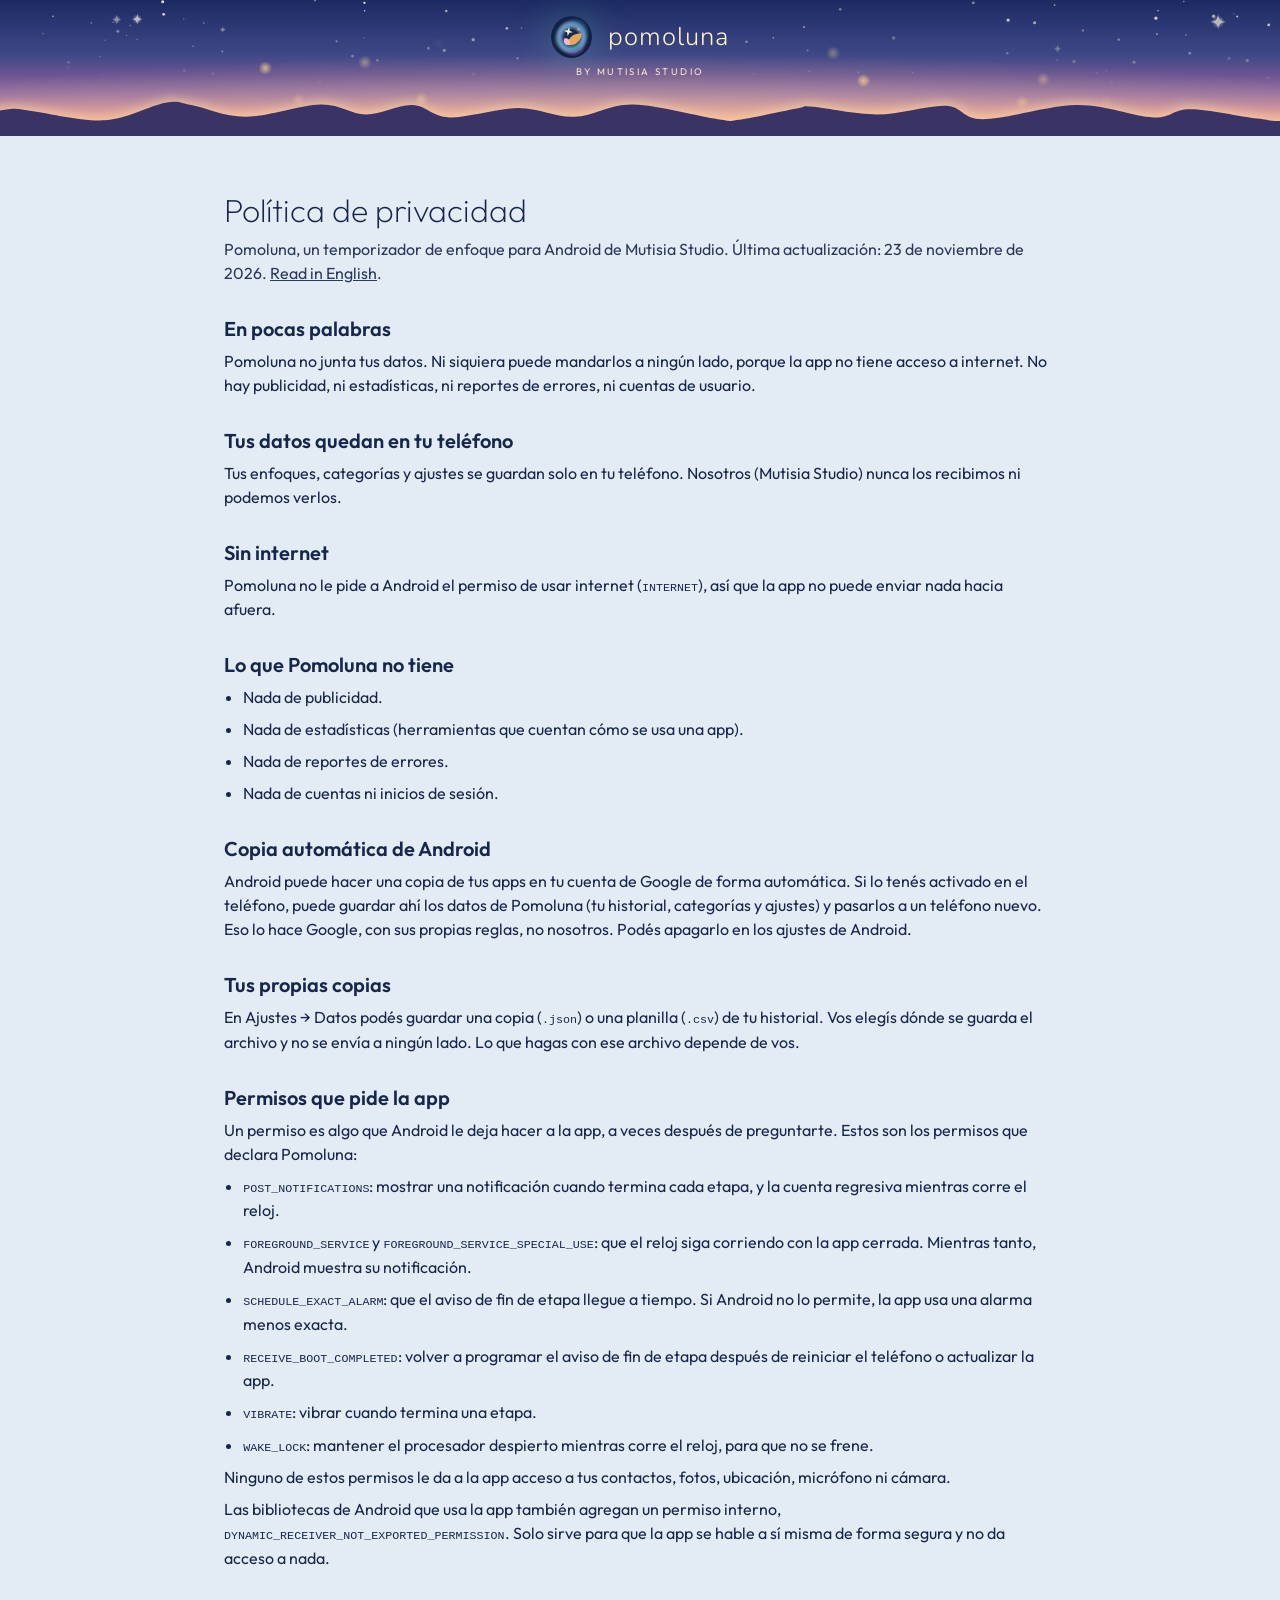
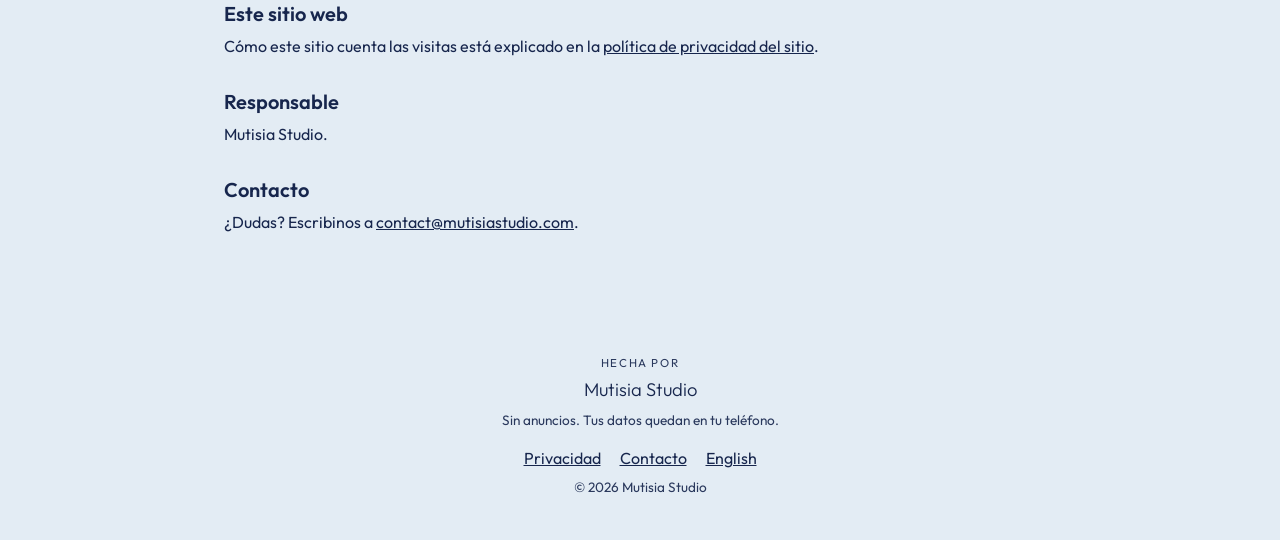
<file: es/pomoluna/privacidad/index.html>
<!doctype html>
<html lang="es">
<head>
  <meta charset="utf-8">
  <meta name="viewport" content="width=device-width, initial-scale=1">
  <title>Privacidad · Pomoluna</title>
  <meta name="description" content="Política de privacidad de Pomoluna, un temporizador de enfoque de Mutisia Studio. La app no junta datos y no tiene acceso a internet.">
  <link rel="canonical" href="https://mutisiastudio.com/es/pomoluna/privacidad/">
  <link rel="alternate" hreflang="en" href="https://mutisiastudio.com/pomoluna/privacy/">
  <link rel="alternate" hreflang="es" href="https://mutisiastudio.com/es/pomoluna/privacidad/">
  <link rel="alternate" hreflang="x-default" href="https://mutisiastudio.com/pomoluna/privacy/">
  <meta property="og:type" content="website">
  <meta property="og:title" content="Privacidad · Pomoluna">
  <meta property="og:description" content="Política de privacidad de Pomoluna, un temporizador de enfoque de Mutisia Studio. La app no junta datos y no tiene acceso a internet.">
  <meta property="og:url" content="https://mutisiastudio.com/es/pomoluna/privacidad/">
  <meta property="og:locale" content="es_AR">
  <meta property="og:image" content="https://mutisiastudio.com/assets/img/og.png">
  <meta name="twitter:card" content="summary_large_image">
  <link rel="icon" type="image/png" sizes="192x192" href="/assets/img/icon-192.png">
  <link rel="apple-touch-icon" href="/assets/img/icon-512.png">
  <link rel="stylesheet" href="/assets/css/site.css">
</head>
<body class="pomo">
  <header class="band dawn slim" data-sky>
    <a class="app-logo" href="/es/pomoluna/" aria-label="Inicio de Pomoluna">
      <img src="/assets/img/icon.svg" alt="">
      <span class="word">pomoluna</span>
    </a>
    <a class="by" href="/es/">by Mutisia Studio</a>
    <svg class="hills" viewBox="0 0 3000 60" preserveAspectRatio="xMidYMax slice" aria-hidden="true"><defs><filter id="ridge-glow" x="-5%" y="-150%" width="110%" height="400%"><feGaussianBlur stdDeviation="9"/></filter></defs><path class="glow" filter="url(#ridge-glow)" transform="translate(0 -4)" d="M0 60 L0 7 C8 6 12 0 47 4 C82 8 170 26 207 28 C244 30 254 17 269 15 C284 13 283 14 298 16 C313 18 340 24 361 24 C382 24 407 15 423 14 C439 13 430 13 457 16 C484 19 547 35 586 33 C625 31 666 7 691 3 C716 -1 712 3 735 7 C758 11 790 27 827 27 C864 27 921 7 955 6 C989 5 1007 23 1033 23 C1059 23 1088 6 1112 7 C1136 8 1145 27 1175 28 C1205 29 1258 12 1293 12 C1328 12 1355 28 1388 27 C1421 26 1448 5 1489 6 C1530 7 1603 27 1633 31 C1663 35 1647 35 1669 32 C1691 29 1746 17 1767 13 C1788 9 1773 8 1796 10 C1819 12 1866 23 1904 23 C1942 23 1991 7 2021 8 C2051 9 2048 31 2085 31 C2122 31 2196 8 2244 7 C2292 6 2343 27 2375 28 C2407 29 2408 14 2438 14 C2468 14 2526 27 2553 30 C2580 33 2572 36 2603 33 C2634 30 2698 11 2740 10 C2782 9 2810 26 2852 25 C2894 24 2967 10 2992 7 C3017 4 2999 7 3000 7 L3000 60 Z"/>
      <path class="far" d="M0 60 L0 7 C8 6 12 0 47 4 C82 8 170 26 207 28 C244 30 254 17 269 15 C284 13 283 14 298 16 C313 18 340 24 361 24 C382 24 407 15 423 14 C439 13 430 13 457 16 C484 19 547 35 586 33 C625 31 666 7 691 3 C716 -1 712 3 735 7 C758 11 790 27 827 27 C864 27 921 7 955 6 C989 5 1007 23 1033 23 C1059 23 1088 6 1112 7 C1136 8 1145 27 1175 28 C1205 29 1258 12 1293 12 C1328 12 1355 28 1388 27 C1421 26 1448 5 1489 6 C1530 7 1603 27 1633 31 C1663 35 1647 35 1669 32 C1691 29 1746 17 1767 13 C1788 9 1773 8 1796 10 C1819 12 1866 23 1904 23 C1942 23 1991 7 2021 8 C2051 9 2048 31 2085 31 C2122 31 2196 8 2244 7 C2292 6 2343 27 2375 28 C2407 29 2408 14 2438 14 C2468 14 2526 27 2553 30 C2580 33 2572 36 2603 33 C2634 30 2698 11 2740 10 C2782 9 2810 26 2852 25 C2894 24 2967 10 2992 7 C3017 4 2999 7 3000 7 L3000 60 Z"/>
    </svg>
  </header>

  <main>
    <section class="doc">
      <h1>Política de privacidad</h1>
      <p class="soft">Pomoluna, un temporizador de enfoque para Android de Mutisia Studio.
        Última actualización: <time datetime="2026-11-23">23 de noviembre de 2026</time>.
        <a href="/pomoluna/privacy/">Read in English</a>.</p>

      <h2>En pocas palabras</h2>
      <p>Pomoluna no junta tus datos. Ni siquiera puede mandarlos a ningún lado, porque
        la app no tiene acceso a internet. No hay publicidad, ni estadísticas, ni
        reportes de errores, ni cuentas de usuario.</p>

      <h2>Tus datos quedan en tu teléfono</h2>
      <p>Tus enfoques, categorías y ajustes se guardan solo en tu teléfono. Nosotros
        (Mutisia Studio) nunca los recibimos ni podemos verlos.</p>

      <h2>Sin internet</h2>
      <p>Pomoluna no le pide a Android el permiso de usar internet
        (<code>INTERNET</code>), así que la app no puede enviar nada hacia afuera.</p>

      <h2>Lo que Pomoluna no tiene</h2>
      <ul>
        <li>Nada de publicidad.</li>
        <li>Nada de estadísticas (herramientas que cuentan cómo se usa una app).</li>
        <li>Nada de reportes de errores.</li>
        <li>Nada de cuentas ni inicios de sesión.</li>
      </ul>

      <h2>Copia automática de Android</h2>
      <p>Android puede hacer una copia de tus apps en tu cuenta de Google de forma
        automática. Si lo tenés activado en el teléfono, puede guardar ahí los datos de
        Pomoluna (tu historial, categorías y ajustes) y pasarlos a un teléfono nuevo.
        Eso lo hace Google, con sus propias reglas, no nosotros. Podés apagarlo en los
        ajustes de Android.</p>

      <h2>Tus propias copias</h2>
      <p>En Ajustes &rarr; Datos podés guardar una copia (<code>.json</code>) o una
        planilla (<code>.csv</code>) de tu historial. Vos elegís dónde se guarda el
        archivo y no se envía a ningún lado. Lo que hagas con ese archivo depende de
        vos.</p>

      <h2>Permisos que pide la app</h2>
      <p>Un permiso es algo que Android le deja hacer a la app, a veces después de
        preguntarte. Estos son los permisos que declara Pomoluna:</p>
      <ul>
        <li><code>POST_NOTIFICATIONS</code>: mostrar una notificación cuando termina
          cada etapa, y la cuenta regresiva mientras corre el reloj.</li>
        <li><code>FOREGROUND_SERVICE</code> y
          <code>FOREGROUND_SERVICE_SPECIAL_USE</code>: que el reloj siga corriendo con
          la app cerrada. Mientras tanto, Android muestra su notificación.</li>
        <li><code>SCHEDULE_EXACT_ALARM</code>: que el aviso de fin de etapa llegue a
          tiempo. Si Android no lo permite, la app usa una alarma menos exacta.</li>
        <li><code>RECEIVE_BOOT_COMPLETED</code>: volver a programar el aviso de fin de
          etapa después de reiniciar el teléfono o actualizar la app.</li>
        <li><code>VIBRATE</code>: vibrar cuando termina una etapa.</li>
        <li><code>WAKE_LOCK</code>: mantener el procesador despierto mientras corre el
          reloj, para que no se frene.</li>
      </ul>
      <p>Ninguno de estos permisos le da a la app acceso a tus contactos, fotos,
        ubicación, micrófono ni cámara.</p>
      <p>Las bibliotecas de Android que usa la app también agregan un permiso interno,
        <code>DYNAMIC_RECEIVER_NOT_EXPORTED_PERMISSION</code>. Solo sirve para que la
        app se hable a sí misma de forma segura y no da acceso a nada.</p>

      <h2>Este sitio web</h2>
      <p>Cómo este sitio cuenta las visitas está explicado en la
        <a href="/es/privacidad/">política de privacidad del sitio</a>.</p>

      <h2>Responsable</h2>
      <p>Mutisia Studio.</p>

      <h2>Contacto</h2>
      <p>¿Dudas? Escribinos a
        <a href="mailto:contact@mutisiastudio.com">contact@mutisiastudio.com</a>.</p>
    </section>
  </main>

  <footer>
    <p class="tag">Hecha por</p>
    <p class="studio"><a href="/es/">Mutisia Studio</a></p>
    <p class="note">Sin anuncios. Tus datos quedan en tu teléfono.</p>
    <p class="links">
      <a href="/es/pomoluna/privacidad/">Privacidad</a>
      <a href="mailto:contact@mutisiastudio.com">Contacto</a>
      <a href="/pomoluna/privacy/">English</a>
    </p>
    <p class="note">© 2026 Mutisia Studio</p>
  </footer>
<script src="/assets/js/stars.js?v=6" defer></script>
<script data-goatcounter="https://mutisiastudio.goatcounter.com/count" async src="/assets/js/count.js"></script>
</body>
</html>
</file>
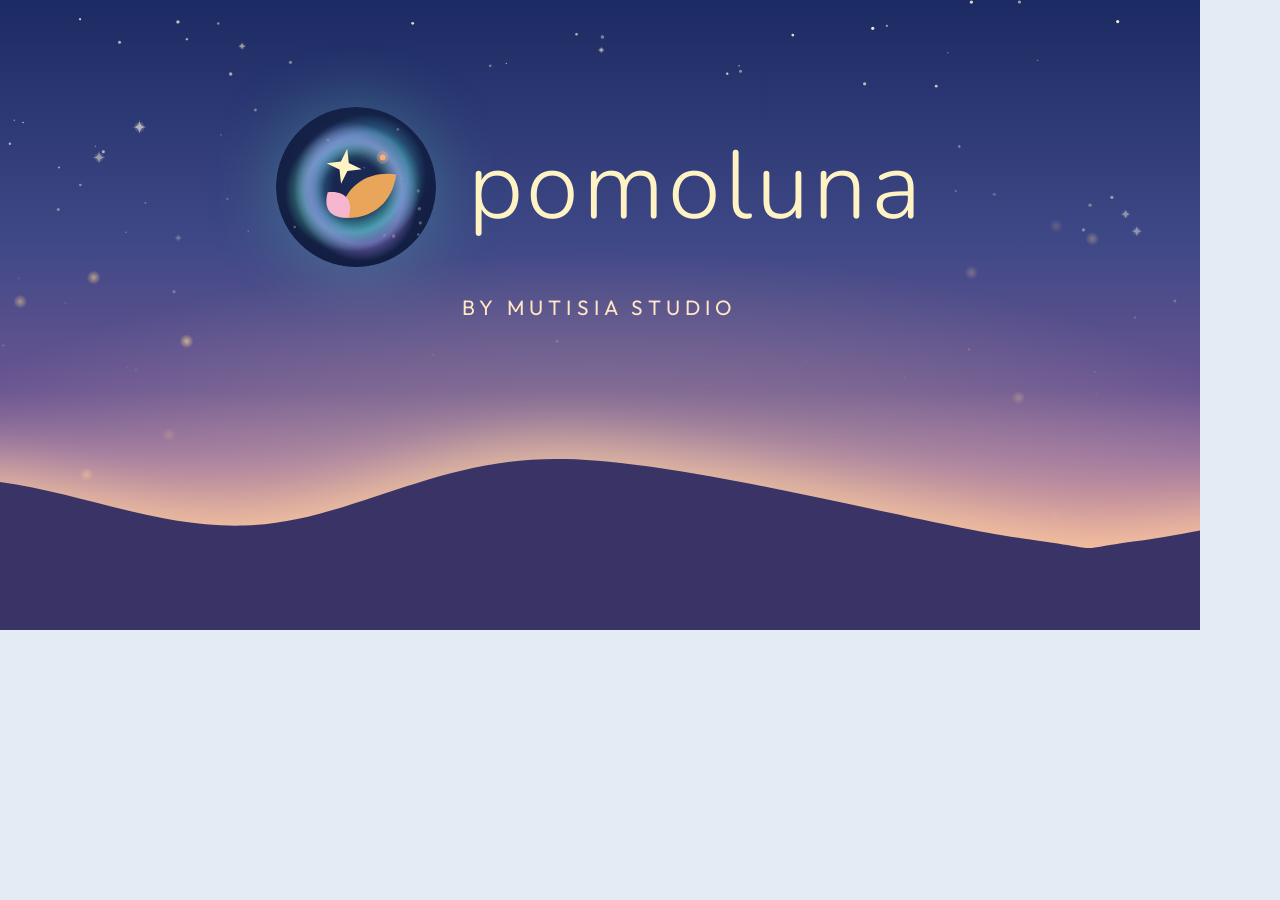
<file: tools/og/pomoluna.html>
<!doctype html>
<!-- Pomoluna's share image (assets/img/og.png): open at 1200×630 with reduced motion
     (chromium --force-prefers-reduced-motion) and take a screenshot. -->
<html><head><meta charset="utf-8">
<link rel="stylesheet" href="/assets/css/site.css">
<style>
  html, body { margin: 0; width: 1200px; height: 630px; overflow: hidden; }
  .band.dawn {
    width: 1200px; height: 630px; box-sizing: border-box; padding: 0 0 200px; justify-content: center;
    background:
      radial-gradient(ellipse 70% 60% at 50% 100%, rgba(255, 220, 160, 0.45), rgba(255, 200, 150, 0) 100%),
      linear-gradient(to top, #F2B48E 0, #D9949A 14%, #9A72A0 27%, #6A5592 38%, #3E4886 62%, #1C2A63 100%);
  }
  .band > .hills { height: 190px; }
  .app-logo { gap: 2rem; }
  .app-logo img { width: 10rem; height: 10rem; box-shadow: 0 0 70px rgba(92, 224, 176, 0.3); }
  .app-logo .word { font-size: 6rem; }
  .band.dawn .by { margin-top: 1.6rem; font-size: 1.3rem; }
</style></head>
<body class="pomo">
  <div class="band dawn" data-sky>
    <div class="app-logo">
      <img src="/assets/img/icon.svg" alt="">
      <span class="word">pomoluna</span>
    </div>
    <span class="by">by Mutisia Studio</span>
    <svg class="hills" viewBox="0 0 3000 60" preserveAspectRatio="xMidYMax slice" aria-hidden="true"><defs><filter id="ridge-glow" x="-5%" y="-150%" width="110%" height="400%"><feGaussianBlur stdDeviation="9"/></filter></defs><path class="glow" filter="url(#ridge-glow)" transform="translate(0 -4)" d="M0 60 L0 7 C8 6 12 0 47 4 C82 8 170 26 207 28 C244 30 254 17 269 15 C284 13 283 14 298 16 C313 18 340 24 361 24 C382 24 407 15 423 14 C439 13 430 13 457 16 C484 19 547 35 586 33 C625 31 666 7 691 3 C716 -1 712 3 735 7 C758 11 790 27 827 27 C864 27 921 7 955 6 C989 5 1007 23 1033 23 C1059 23 1088 6 1112 7 C1136 8 1145 27 1175 28 C1205 29 1258 12 1293 12 C1328 12 1355 28 1388 27 C1421 26 1448 5 1489 6 C1530 7 1603 27 1633 31 C1663 35 1647 35 1669 32 C1691 29 1746 17 1767 13 C1788 9 1773 8 1796 10 C1819 12 1866 23 1904 23 C1942 23 1991 7 2021 8 C2051 9 2048 31 2085 31 C2122 31 2196 8 2244 7 C2292 6 2343 27 2375 28 C2407 29 2408 14 2438 14 C2468 14 2526 27 2553 30 C2580 33 2572 36 2603 33 C2634 30 2698 11 2740 10 C2782 9 2810 26 2852 25 C2894 24 2967 10 2992 7 C3017 4 2999 7 3000 7 L3000 60 Z"/>
      <path class="far" d="M0 60 L0 7 C8 6 12 0 47 4 C82 8 170 26 207 28 C244 30 254 17 269 15 C284 13 283 14 298 16 C313 18 340 24 361 24 C382 24 407 15 423 14 C439 13 430 13 457 16 C484 19 547 35 586 33 C625 31 666 7 691 3 C716 -1 712 3 735 7 C758 11 790 27 827 27 C864 27 921 7 955 6 C989 5 1007 23 1033 23 C1059 23 1088 6 1112 7 C1136 8 1145 27 1175 28 C1205 29 1258 12 1293 12 C1328 12 1355 28 1388 27 C1421 26 1448 5 1489 6 C1530 7 1603 27 1633 31 C1663 35 1647 35 1669 32 C1691 29 1746 17 1767 13 C1788 9 1773 8 1796 10 C1819 12 1866 23 1904 23 C1942 23 1991 7 2021 8 C2051 9 2048 31 2085 31 C2122 31 2196 8 2244 7 C2292 6 2343 27 2375 28 C2407 29 2408 14 2438 14 C2468 14 2526 27 2553 30 C2580 33 2572 36 2603 33 C2634 30 2698 11 2740 10 C2782 9 2810 26 2852 25 C2894 24 2967 10 2992 7 C3017 4 2999 7 3000 7 L3000 60 Z"/>
    </svg>
  </div>
<script src="/assets/js/stars.js"></script>
</body></html>
</file>
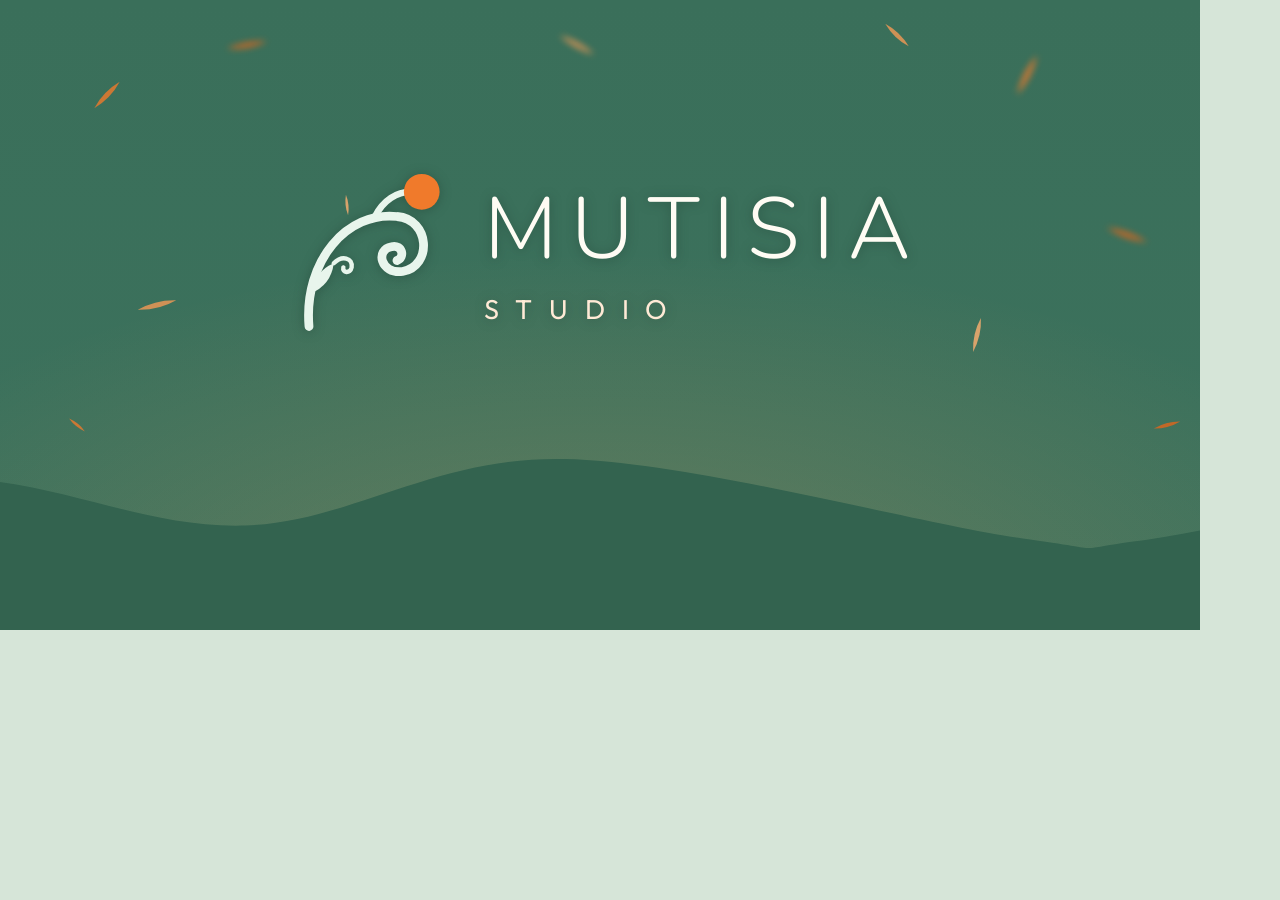
<file: tools/og/studio.html>
<!doctype html>
<!-- The studio's share image (assets/img/og-studio.png): open at 1200×630 and take a screenshot. -->
<html><head><meta charset="utf-8">
<link rel="stylesheet" href="/assets/css/site.css">
<style>
  html, body { margin: 0; width: 1200px; height: 630px; overflow: hidden; }
  .band { width: 1200px; height: 630px; display: grid; place-items: center; }
  .band > .hills { height: 190px; }
  .studio-logo { padding-bottom: 120px; gap: 2rem; }
  .studio-logo img { width: 11rem; height: 11rem; }
  .studio-name { font-size: 5.4rem; gap: 1.4rem; }
  .studio-name span { font-size: 1.7rem; }
  .band > svg.petal { position: absolute; width: 34px; height: 10px; }
</style></head>
<body class="studio">
  <div class="band">
  <svg class="petal" viewBox="-1 -0.3 2 0.6" style="left:90px; top:90px; transform: rotate(134deg) scale(1.10); opacity: 0.8;"><path d="M-1 0 Q0 -0.28 1 0 Q0 0.28 -1 0 Z" fill="#F07A2B"/></svg>
  <svg class="petal" viewBox="-1 -0.3 2 0.6" style="left:230px; top:40px; transform: rotate(170deg) scale(1.24); opacity: 0.8; filter: blur(2.5px);"><path d="M-1 0 Q0 -0.28 1 0 Q0 0.28 -1 0 Z" fill="#E2661C"/></svg>
  <svg class="petal" viewBox="-1 -0.3 2 0.6" style="left:140px; top:300px; transform: rotate(166deg) scale(1.19); opacity: 0.8;"><path d="M-1 0 Q0 -0.28 1 0 Q0 0.28 -1 0 Z" fill="#F59A55"/></svg>
  <svg class="petal" viewBox="-1 -0.3 2 0.6" style="left:330px; top:200px; transform: rotate(84deg) scale(0.62); opacity: 0.8;"><path d="M-1 0 Q0 -0.28 1 0 Q0 0.28 -1 0 Z" fill="#FFB070"/></svg>
  <svg class="petal" viewBox="-1 -0.3 2 0.6" style="left:1010px; top:70px; transform: rotate(117deg) scale(1.35); opacity: 0.8; filter: blur(2.5px);"><path d="M-1 0 Q0 -0.28 1 0 Q0 0.28 -1 0 Z" fill="#F07A2B"/></svg>
  <svg class="petal" viewBox="-1 -0.3 2 0.6" style="left:1110px; top:230px; transform: rotate(20deg) scale(1.32); opacity: 0.8; filter: blur(2.5px);"><path d="M-1 0 Q0 -0.28 1 0 Q0 0.28 -1 0 Z" fill="#E2661C"/></svg>
  <svg class="petal" viewBox="-1 -0.3 2 0.6" style="left:880px; top:30px; transform: rotate(44deg) scale(0.98); opacity: 0.8;"><path d="M-1 0 Q0 -0.28 1 0 Q0 0.28 -1 0 Z" fill="#F59A55"/></svg>
  <svg class="petal" viewBox="-1 -0.3 2 0.6" style="left:960px; top:330px; transform: rotate(103deg) scale(1.04); opacity: 0.8;"><path d="M-1 0 Q0 -0.28 1 0 Q0 0.28 -1 0 Z" fill="#FFB070"/></svg>
  <svg class="petal" viewBox="-1 -0.3 2 0.6" style="left:60px; top:420px; transform: rotate(39deg) scale(0.61); opacity: 0.8;"><path d="M-1 0 Q0 -0.28 1 0 Q0 0.28 -1 0 Z" fill="#F07A2B"/></svg>
  <svg class="petal" viewBox="-1 -0.3 2 0.6" style="left:1150px; top:420px; transform: rotate(165deg) scale(0.82); opacity: 0.8;"><path d="M-1 0 Q0 -0.28 1 0 Q0 0.28 -1 0 Z" fill="#E2661C"/></svg>
  <svg class="petal" viewBox="-1 -0.3 2 0.6" style="left:560px; top:40px; transform: rotate(29deg) scale(1.21); opacity: 0.8; filter: blur(2.5px);"><path d="M-1 0 Q0 -0.28 1 0 Q0 0.28 -1 0 Z" fill="#F59A55"/></svg>
  <svg class="petal" viewBox="-1 -0.3 2 0.6" style="left:700px; top:520px; transform: rotate(25deg) scale(1.24); opacity: 0.8; filter: blur(2.5px);"><path d="M-1 0 Q0 -0.28 1 0 Q0 0.28 -1 0 Z" fill="#FFB070"/></svg>
    <h1 class="studio-logo">
      <img src="/assets/img/mutisia-mark.svg" alt="">
      <span class="studio-name">Mutisia<span>Studio</span></span>
    </h1>
    <svg class="hills" viewBox="0 0 3000 60" preserveAspectRatio="xMidYMax slice" aria-hidden="true">
      <path class="far" d="M0 60 L0 7 C8 6 12 0 47 4 C82 8 170 26 207 28 C244 30 254 17 269 15 C284 13 283 14 298 16 C313 18 340 24 361 24 C382 24 407 15 423 14 C439 13 430 13 457 16 C484 19 547 35 586 33 C625 31 666 7 691 3 C716 -1 712 3 735 7 C758 11 790 27 827 27 C864 27 921 7 955 6 C989 5 1007 23 1033 23 C1059 23 1088 6 1112 7 C1136 8 1145 27 1175 28 C1205 29 1258 12 1293 12 C1328 12 1355 28 1388 27 C1421 26 1448 5 1489 6 C1530 7 1603 27 1633 31 C1663 35 1647 35 1669 32 C1691 29 1746 17 1767 13 C1788 9 1773 8 1796 10 C1819 12 1866 23 1904 23 C1942 23 1991 7 2021 8 C2051 9 2048 31 2085 31 C2122 31 2196 8 2244 7 C2292 6 2343 27 2375 28 C2407 29 2408 14 2438 14 C2468 14 2526 27 2553 30 C2580 33 2572 36 2603 33 C2634 30 2698 11 2740 10 C2782 9 2810 26 2852 25 C2894 24 2967 10 2992 7 C3017 4 2999 7 3000 7 L3000 60 Z"/>
    </svg>
  </div>
</body></html>
</file>
<file: assets/css/site.css>
@font-face {
  font-family: "Outfit";
  src: url("/assets/fonts/outfit.ttf") format("truetype");
  font-weight: 100 900;
  font-display: swap;
}
@font-face {
  font-family: "Nunito";
  src: url("/assets/fonts/nunito.ttf") format("truetype");
  font-weight: 200 1000;
  font-display: swap;
}

:root {
  --ink: #EEF9FB;
  /* Strength of softened text. tools/check.mjs tests contrast at this value. */
  --muted: 0.9;
}

body {
  font-family: "Outfit", system-ui, sans-serif;
  margin: 0;
  line-height: 1.5;
  min-height: 100vh;
  color: var(--ink);
  /* Dark blue at the top, mid blue at the bottom. tools/check.mjs tests the text on each stop. */
  background: linear-gradient(#0B1530, #12274A 560px, #24507F max(40%, 760px), #3A6A9C);
  background-color: #3A6A9C;
}
/* The studio's own pages sit on light sage; each app keeps its colors inside its card.
   tools/check.mjs tests the text on this cream too. */
body.studio { --ink: #1F3D30; background: #D6E5D8; }
/* Pomoluna's pages: the dawn sky lives in the band on top; the page itself is a warm, light linen. */
body.pomo { --ink: #17264D; background: #E3ECF4; }

section, footer, .top {
  max-width: 52rem;
  margin: 0 auto;
  padding: 3rem 1rem;
}

a { color: inherit; }

/* The top bar: the app's mark on one side, the sections as soft pills on the other. */
.top {
  display: flex; flex-wrap: wrap; justify-content: space-between; align-items: center;
  gap: 0.8rem 1rem; padding-top: 1rem; padding-bottom: 0; max-width: 64rem;
}
.top a { text-decoration: none; }
.top .brand {
  display: flex; align-items: center; gap: 0.6rem;
  font: 300 1.5rem/1 "Nunito", sans-serif; letter-spacing: 0.04em; color: #FFF3C4;
}
.top .brand img { width: 2.4rem; height: 2.4rem; border-radius: 50%; }
body.studio .top .brand { color: var(--ink); }
/* margin-left keeps the menu on the right on the studio home, which has no brand. */
.top .menu { display: flex; flex-wrap: wrap; gap: 0.5rem; margin-left: auto; }
.top .menu a {
  padding: 0.45rem 1rem; border-radius: 999px; font-size: 0.95rem;
  background: rgba(255, 255, 255, 0.08);
  box-shadow: inset 0 0 0 1px color-mix(in srgb, var(--ink) 28%, transparent);
}
.top .menu a:hover { background: rgba(255, 255, 255, 0.18); }

/* Without JavaScript the sky grids stay empty, so hide them. */
html:not(.js) .needs-js { display: none !important; }

.lead {
  font-size: 1.05rem; opacity: var(--muted); margin: 0.5rem auto 0; max-width: 32rem;
  text-wrap: balance;
}
.tag {
  font-size: 0.72rem; text-transform: uppercase; letter-spacing: 0.14em;
  opacity: var(--muted); margin: 1.5rem 0 0;
}
.store {
  display: inline-block; margin: 1.25rem 0 0; padding: 0.5rem 1.1rem; border-radius: 999px;
  box-shadow: inset 0 0 0 1.5px var(--ink); font-weight: 600; font-size: 0.9rem;
}
.soft { opacity: var(--muted); }

/* Hero: the wordmark card and words on one side, three phones fanned on the other.
   Stacked on a phone, side by side from 900px. */
.hero { text-align: center; padding-top: 1.5rem; }
.hero.combo { display: grid; grid-template-columns: minmax(0, 1fr); gap: 2.5rem; align-items: center; max-width: 64rem; }
.hero h1 { font-weight: 200; font-size: 2rem; line-height: 1.15; margin: 1.6rem 0 0; }
.combo-text { text-align: center; min-width: 0; }

/* The wordmark: Nunito light, cream, with an orange "by". */
.mark { display: flex; flex-direction: column; align-items: center; gap: 12px; }
.mark img { width: 120px; height: 120px; border-radius: 50%; box-shadow: 0 0 50px rgba(92, 224, 176, 0.25); }
.mark .word { font: 300 2.3rem/1 "Nunito", sans-serif; letter-spacing: 0.04em; color: #FFF3C4; }
.mark .by { font-size: 0.72rem; letter-spacing: 0.25em; text-transform: uppercase; color: #E9A55A; }
.mark.badge {
  padding: 26px 34px 24px; border-radius: 28px; width: max-content; margin: 0 auto;
  background: radial-gradient(circle at 50% 40%, #1B2A55, #0A1330 75%);
  box-shadow: 0 12px 32px rgba(0, 0, 0, 0.3);
}

/* A screenshot in a thin phone frame. */
.phone {
  width: 9.5rem; border-radius: 22px; overflow: hidden;
  border: 3px solid rgba(255, 255, 255, 0.18); box-shadow: 0 8px 24px rgba(0, 0, 0, 0.25);
}
.phone img { display: block; width: 100%; height: auto; }

.fan { display: flex; justify-content: center; align-items: flex-end; min-width: 0; }
.fan .phone { width: 9rem; max-width: 30vw; }
.fan .phone:first-child { transform: rotate(-7deg) translate(18%, 4%); }
.fan .phone:last-child { transform: rotate(7deg) translate(-18%, 4%); }
.fan .phone.mid { width: 11rem; max-width: 36vw; position: relative; z-index: 1; }

@media (min-width: 900px) {
  .combo-text, .fan { min-width: auto; }
  .fan .phone { flex: none; min-width: auto; }
  .hero.combo { grid-template-columns: 1fr 1.1fr; padding-top: 2.5rem; }
  .combo-text { text-align: left; }
  .combo .mark.badge { margin: 0; }
  .combo .lead { margin-left: 0; }
  .fan .phone { width: 10rem; }
  .fan .phone.mid { width: 12.5rem; }
  .hero h1 { font-size: 2.8rem; }
}

/* Sections after the hero. Lines and rings instead of filled panels. */
section + section, footer {
  border-top: 1px solid color-mix(in srgb, var(--ink) 15%, transparent);
}
h2 { font-weight: 300; font-size: 1.9rem; line-height: 1.2; margin: 0.3rem 0 0; }
h3 { font-size: 1rem; font-weight: 600; margin: 0.75rem 0 0.25rem; }
section p, footer p { margin: 0; }
section:not(.hero) .lead { margin: 0.6rem 0 0; }

/* How it works: 2 phones a row on a phone, 4 on a computer. */
.shots { display: grid; grid-template-columns: 1fr 1fr; gap: 1.6rem 1rem; margin-top: 1.8rem; }
.shots .phone { width: 100%; max-width: 11rem; margin: 0 auto; }
.shots h3 { margin-top: 0.9rem; }
.shots p { font-size: 0.9rem; opacity: var(--muted); }
@media (min-width: 760px) { .shots { grid-template-columns: repeat(4, 1fr); gap: 1.5rem; } }

.tiles { display: grid; gap: 0.9rem; margin-top: 1.4rem; }
.tile {
  border-radius: 16px; padding: 0.4rem 1rem 1rem;
  box-shadow: inset 0 0 0 1px color-mix(in srgb, var(--ink) 22%, transparent);
}
.tile p { opacity: var(--muted); font-size: 0.95rem; }
.dots { display: flex; gap: 6px; margin: 0.4rem 0 0.5rem; }
.dots i { width: 14px; height: 14px; border-radius: 50%; }
@media (min-width: 700px) { .tiles { grid-template-columns: repeat(3, 1fr); } }

/* Themes: the grids are filled by script (squares for skies, swatches for plain colors). */
#themes .tag:not(:first-child) { text-align: center; margin-top: 1.8rem; }
.sky-grid {
  display: grid; grid-template-columns: repeat(4, 1fr); gap: 0.6rem;
  max-width: 26rem; margin: 1rem auto 0;
}
.sky-grid.plains { grid-template-columns: repeat(5, 1fr); }
@media (min-width: 760px) {
  .sky-grid { grid-template-columns: repeat(8, 1fr); max-width: 52rem; gap: 0.8rem; }
  .sky-grid.plains { grid-template-columns: repeat(5, 1fr); max-width: 33rem; }
}
.sq { position: relative; margin: 0; }
.sq canvas, .sq .swatch {
  display: block; width: 100%; aspect-ratio: 1; border-radius: 14px;
  box-shadow: 0 4px 12px rgba(0, 0, 0, 0.25);
}
.sq .swatch { overflow: hidden; display: flex; }
.swatch i { flex: 1; }
.sq figcaption { font-size: 0.72rem; margin-top: 0.35rem; opacity: var(--muted); }

/* Cards cut from app screenshots. The radius matches the app's 22dp glass corner. */
.card-shot {
  display: block; width: 100%; height: auto; border-radius: 22px;
  box-shadow: 0 8px 24px rgba(0, 0, 0, 0.2);
}
.streak-shot { max-width: 20rem; margin: 1.6rem auto 0; }
.extra { margin-top: 2.6rem; text-align: center; }
.extra-lead { opacity: var(--muted); max-width: 30rem; margin: 0.5rem auto 0; font-size: 0.95rem; }
.extra-shots {
  display: grid; grid-template-columns: 1fr 1fr; gap: 1rem; align-items: start;
  max-width: 34rem; margin: 1.2rem auto 0;
}
/* The achievements list goes on in the app; fade it out instead of cutting it. */
.card-shot.fade {
  -webkit-mask-image: linear-gradient(#000 70%, transparent);
  mask-image: linear-gradient(#000 70%, transparent);
}

footer .studio { font-size: 1.15rem; font-weight: 300; margin-top: 0.3rem; }
footer .note { opacity: var(--muted); font-size: 0.85rem; margin-top: 0.4rem; }
footer .links { margin-top: 1rem; }
footer .links a { margin-right: 1rem; }

/* Privacy policy pages: plain reading text. */
.doc h1, .doc h2.title-alt { font-weight: 200; font-size: 2rem; line-height: 1.15; margin: 0.5rem 0 0; }
.doc h2 { font-size: 1.25rem; font-weight: 600; margin: 2rem 0 0.4rem; }
.doc p, .doc li { margin-top: 0.5rem; }
.doc ul { padding-left: 1.2rem; margin: 0.4rem 0 0; }
.doc code { font-size: 0.9em; }

/* The studio's front page: the logo on a green band, then one band per app. */
/* The green band at the top of the studio pages, with petals falling behind (petals.js).
   tools/check.mjs tests the text on its two stops. */
.band {
  --ink: #FFFCF4; color: var(--ink); position: relative; overflow: hidden;
  /* A faint sunset glow rising from behind the hills. */
  background:
    radial-gradient(ellipse 70% 60% at 50% 100%, rgba(255, 170, 100, 0.22), rgba(255, 170, 100, 0) 100%),
    linear-gradient(#3A6F5A, #3C725D);
}
.band > :not(.petals) { position: relative; }
/* Two layers of petals: small sharp ones far away, a few big blurred ones close by. */
.petals { position: absolute; inset: 0; width: 100%; height: 100%; pointer-events: none; }
.petals.near { filter: blur(3px); }
/* Round hills at the foot of the band; the band itself ends in a straight line. */
.band > .hills { position: absolute; left: 0; bottom: 0; width: 100%; height: 4.5rem; pointer-events: none; }
.band.slim > .hills { height: 2.2rem; }
.hills .far { fill: #33634F; }
.studio-hero { text-align: center; padding-top: 1.8rem; padding-bottom: 4.4rem; }
/* The studio's logo: the mutisia's tendril and flower beside the name in capitals. */
/* A soft shadow lifts the logo off the band and its glow. */
.studio-logo { filter: drop-shadow(0 1px 6px rgba(20, 45, 35, 0.35)); display: flex; align-items: center; justify-content: center; gap: 1.1rem; margin: 0; }
.studio-logo img, .studio-mark { width: 4rem; height: 4rem; overflow: visible; }
a.studio-logo { text-decoration: none; }
/* On the home page the logo grows once: the tendril draws, the leaf shows, the flower opens, then the name. */
@media (prefers-reduced-motion: no-preference) {
  .grow .vine { stroke-dasharray: 1; stroke-dashoffset: 1; animation: draw 1.3s ease-out forwards; }
  .grow .stem { animation-delay: 0.5s; animation-duration: 0.6s; }
  .grow .curl { animation-delay: 0.7s; animation-duration: 0.6s; }
  .grow .leaf { animation: appear 0.5s 0.6s both; }
  .grow .flower {
    transform-box: fill-box; transform-origin: center; transform: scale(0);
    animation: bloom 0.6s 1.05s cubic-bezier(0.3, 1.6, 0.5, 1) forwards;
  }
  .grow .studio-name { animation: appear 0.8s 0.9s both; }
}
@keyframes draw { to { stroke-dashoffset: 0; } }
@keyframes appear { from { opacity: 0; } }
@keyframes bloom { to { transform: scale(1); } }
/* The thinner band on the studio's other pages; the logo there leads home. */
.band.slim { padding: 1rem 1rem 2.4rem; }
.band.slim .studio-logo img { width: 2.8rem; height: 2.8rem; }
.band.slim .studio-name { font-size: 1.5rem; gap: 0.5rem; }
.band.slim .studio-name span { font-size: 0.6rem; }
.studio-name {
  display: flex; flex-direction: column; align-items: flex-start; gap: 0.7rem;
  font: 300 2.2rem/1 "Nunito", sans-serif; letter-spacing: 0.16em; text-transform: uppercase; color: var(--ink);
}
.studio-name span {
  font: 400 0.8rem/1 "Outfit", sans-serif; letter-spacing: 0.62em; color: #FFEAD6;
}
footer .studio a { text-decoration: none; }
/* On the studio's pages the footer is centered under the centered logo, without a line. */
body.studio footer, body.pomo footer { text-align: center; border-top: none; }
body.studio footer .links a, body.pomo footer .links a { margin: 0 0.5rem; }
/* The phones lead to the app's page too; they lift a little on hover. */
a.fan { text-decoration: none; }
a.fan .phone { transition: translate 0.2s; }
a.fan:hover .phone { translate: 0 -0.4rem; }


.app-card {
  /* Each app sits on the studio's sage, in the studio's ink; its colors live in its icon and screenshots. */
  text-align: center;
}
.app-inner {
  display: grid; gap: 2rem; align-items: center; max-width: 52rem; margin: 0 auto;
  padding: 2.4rem 1rem 2.8rem;
}
/* The app's logo is the link to its page: the arrow and the glow on hover say it's clickable. */
.app-link {
  display: inline-flex; align-items: center; gap: 0.9rem; text-decoration: none; color: var(--ink);
}
.app-link img {
  width: 76px; height: 76px; border-radius: 50%;
  box-shadow: 0 8px 24px rgba(31, 61, 48, 0.25); transition: box-shadow 0.2s;
}
.app-link .word { font: 300 2.3rem/1 "Nunito", sans-serif; letter-spacing: 0.04em; }
.app-link .arrow {
  display: grid; place-items: center; width: 2.4rem; height: 2.4rem; border-radius: 50%;
  font-size: 1.2rem; box-shadow: inset 0 0 0 1.5px currentColor; transition: transform 0.2s, background 0.2s;
}
.app-link:hover img, .app-link:focus-visible img { box-shadow: 0 10px 32px rgba(31, 61, 48, 0.45); }
.app-link:hover .arrow, .app-link:focus-visible .arrow {
  transform: translateX(0.3rem); background: var(--ink); color: #D6E5D8;
}
.app-card h2 { font-size: 1.5rem; margin-top: 1.2rem; text-wrap: balance; }
.app-card p { opacity: var(--muted); margin: 0.5rem auto 0; max-width: 24rem; }
.app-card .store { margin-top: 1rem; font-size: 0.85rem; letter-spacing: 0.08em; }

@media (min-width: 900px) {
  .studio-logo img, .studio-mark { width: 5rem; height: 5rem; }
  .studio-name { font-size: 2.4rem; gap: 0.75rem; }
  .studio-name span { font-size: 0.85rem; }
  .app-card { text-align: left; }
  /* Same width and side padding as the footer, so the text lines up with it. */
  .app-inner { grid-template-columns: 1.2fr 1fr; padding: 2.5rem 1rem; }
  .app-card p { margin-left: 0; }
  .app-card .fan .phone { width: 7.5rem; flex: none; }
  .app-card .fan .phone.mid { width: 9.5rem; }
}

/* Pomoluna's band: a dawn sky with the last stars and rising sparks (stars.js), the sun glowing
   behind plum hills. The stops are measured from the bottom, so the name always sits on the
   darker colors that tools/check.mjs tests; the warm colors stay below it. */
.band.dawn {
  --ink: #FFF3C4; display: flex; flex-direction: column; align-items: center;
  padding: 2rem 1rem 7rem; text-align: center;
  background:
    radial-gradient(ellipse 70% 60% at 50% 100%, rgba(255, 220, 160, 0.45), rgba(255, 200, 150, 0) 100%),
    linear-gradient(to top, #F2B48E 0, #D9949A 3rem, #9A72A0 5.5rem, #6A5592 7.5rem, #3E4886 60%, #1C2A63 100%);
}
.dawn .hills .far { fill: #3A3366; }
/* Sunlight hugging the ridge: a blurred copy of the hills, a little higher. */
.hills .glow { fill: rgba(255, 214, 160, 0.7); }
.band > .hills { overflow: visible; }
.app-logo { display: inline-flex; align-items: center; gap: 1rem; color: var(--ink); text-decoration: none; }
.app-logo img { width: 4.5rem; height: 4.5rem; border-radius: 50%; box-shadow: 0 0 40px rgba(92, 224, 176, 0.3); }
.app-logo .word { font: 300 2.6rem/1 "Nunito", sans-serif; letter-spacing: 0.04em; }
.band.dawn .by {
  margin-top: 0.7rem; font-size: 0.72rem; letter-spacing: 0.25em; text-transform: uppercase;
  color: #FFE6C4; text-decoration: none;
}
.band.dawn.slim {
  padding: 1rem 1rem 3.6rem;
  background:
    radial-gradient(ellipse 70% 60% at 50% 100%, rgba(255, 220, 160, 0.45), rgba(255, 200, 150, 0) 100%),
    linear-gradient(to top, #F2B48E 0, #D9949A 1.4rem, #9A72A0 2.6rem, #6A5592 3.8rem, #3E4886 60%, #1C2A63 100%);
}
.slim .app-logo img { width: 2.6rem; height: 2.6rem; }
.slim .app-logo .word { font-size: 1.6rem; }
.band.dawn.slim .by { margin-top: 0.4rem; font-size: 0.6rem; }
body.pomo .hero h1 { margin-top: 0; }
@media (min-width: 900px) {
  .app-logo img { width: 5.5rem; height: 5.5rem; }
  .app-logo .word { font-size: 3.2rem; }
}
</file>
